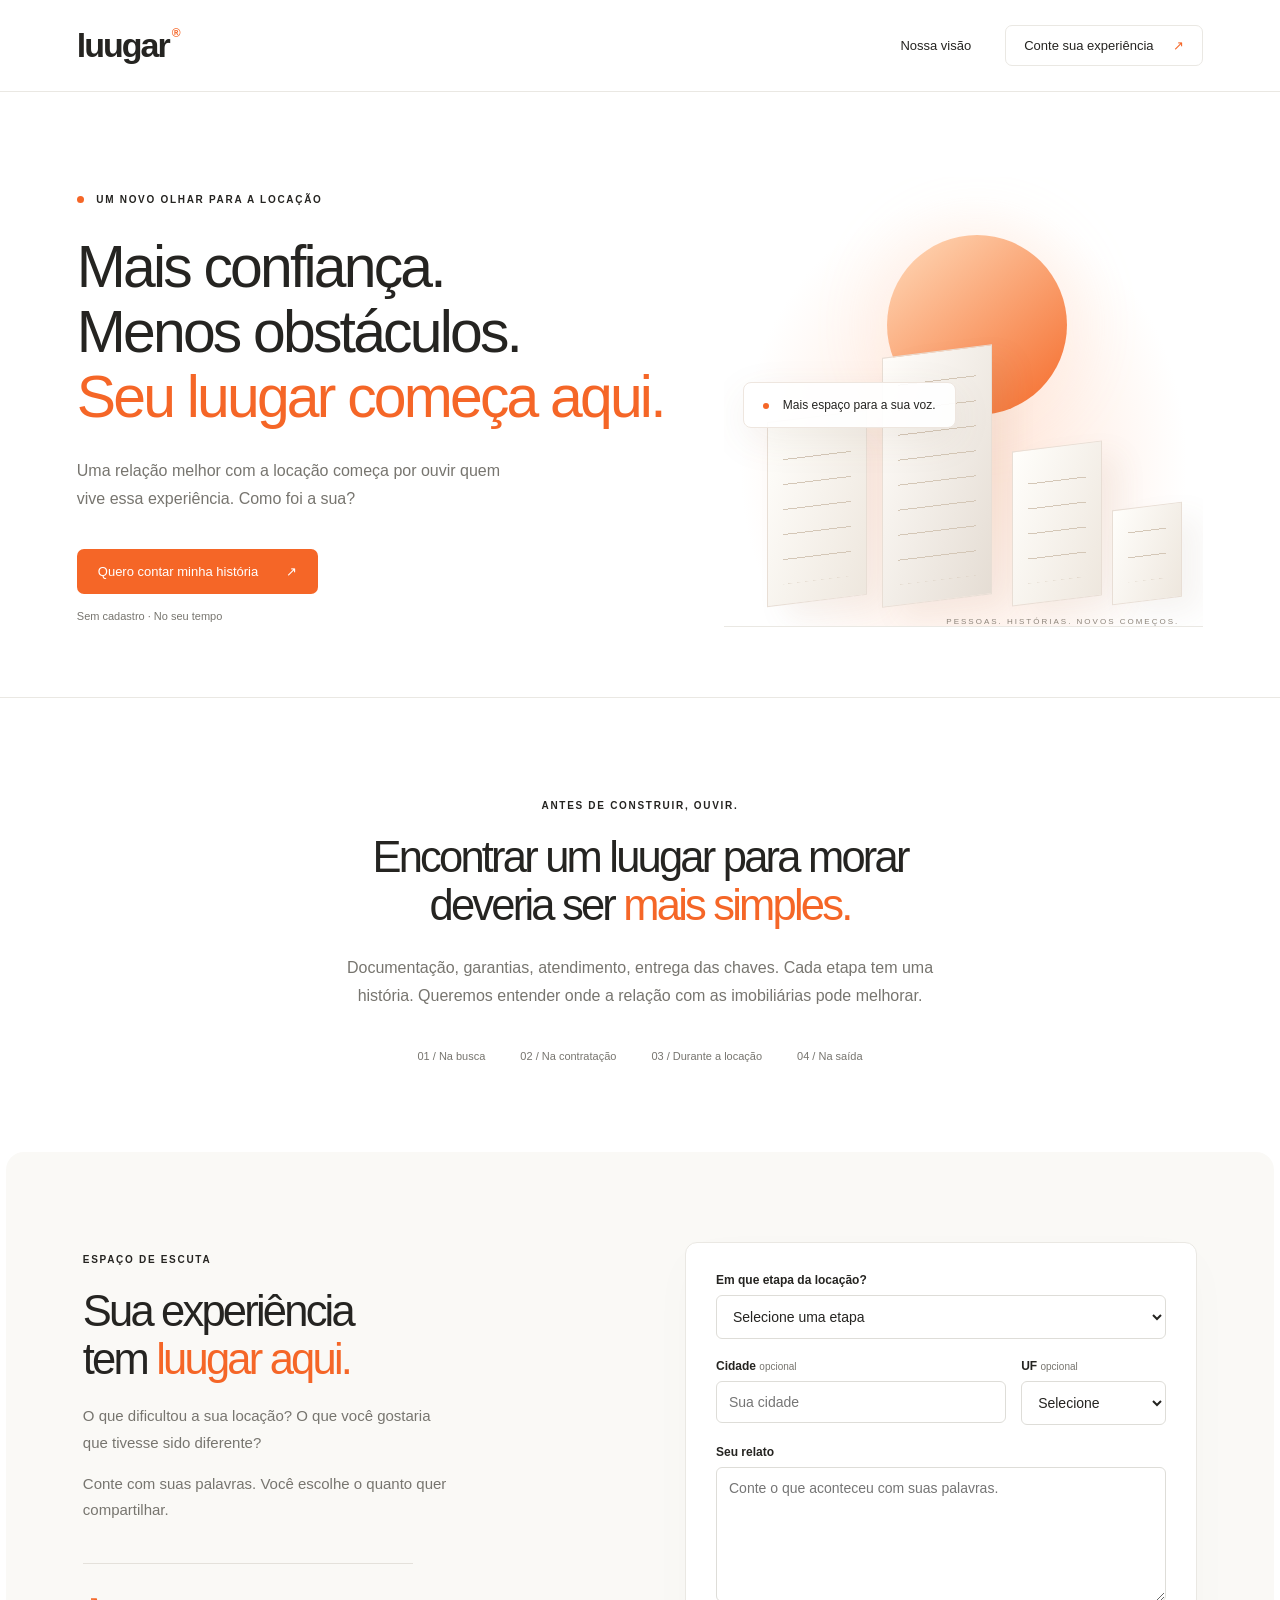
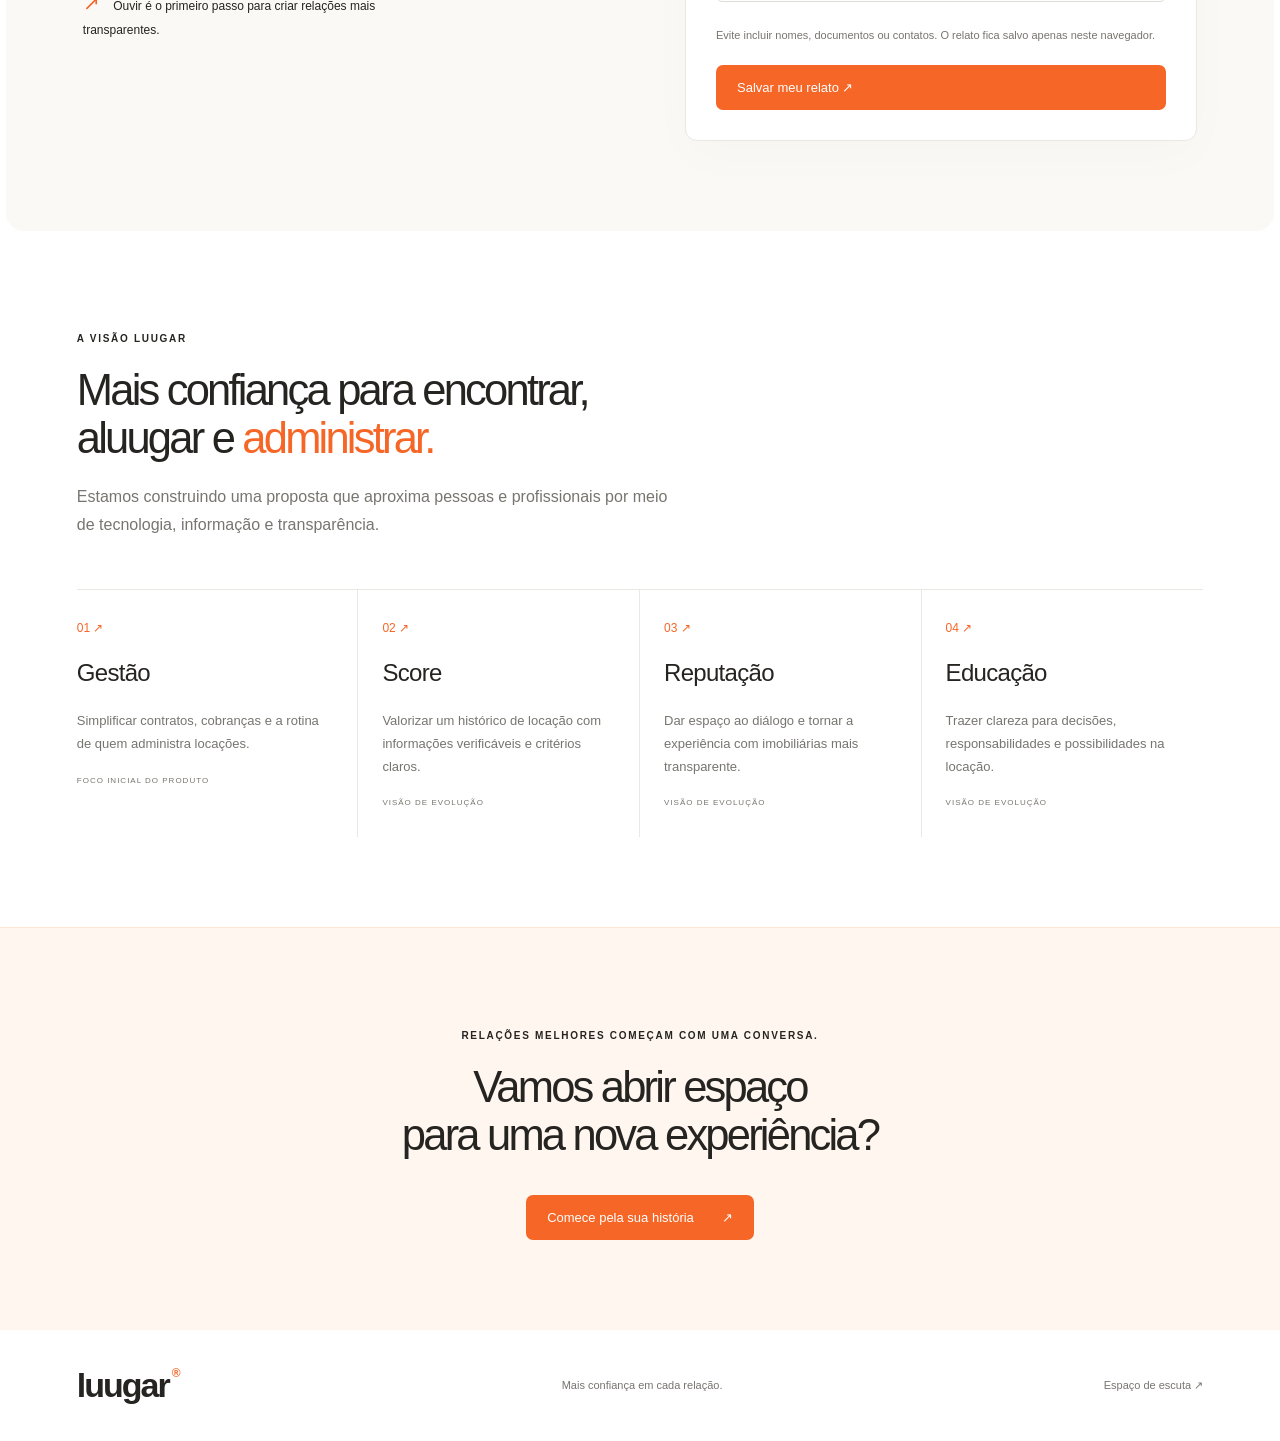
<file: index.html>
<!doctype html><html lang="pt-BR"><head><meta charset="utf-8"><meta name="viewport" content="width=device-width,initial-scale=1"><title>LUUGAR | Toda história merece um luugar</title><meta name="description" content="Mais confiança para encontrar, aluugar e administrar. Um espaço para ouvir sua experiência com a locação."><link rel="stylesheet" href="style.css"></head><body>
<header class="bar"><a class="logo" href="./" aria-label="LUUGAR início">luugar<span>®</span></a><nav><a href="#visao">Nossa visão</a><a class="nav-cta" href="#relato">Conte sua experiência <span>↗</span></a></nav></header>
<main>
<section class="hero"><div class="hero-copy"><p class="eyebrow"><span class="dot"></span> UM NOVO OLHAR PARA A LOCAÇÃO</p><h1>Mais confiança.<br>Menos obstáculos.<br><em>Seu luugar começa aqui.</em></h1><p>Uma relação melhor com a locação começa por ouvir quem vive essa experiência. Como foi a sua?</p><a class="button" href="#relato">Quero contar minha história <span>↗</span></a><div class="micro">Sem cadastro · No seu tempo</div></div><div class="landscape" aria-hidden="true"><div class="orb"></div><div class="building b1"></div><div class="building b2"></div><div class="building b3"></div><div class="building b4"></div><div class="floating-note"><i></i> Mais espaço para a sua voz.</div><div class="landscape-label">PESSOAS. HISTÓRIAS. NOVOS COMEÇOS.</div></div></section>
<section class="intro reveal"><p class="eyebrow">ANTES DE CONSTRUIR, OUVIR.</p><h2>Encontrar um luugar para morar<br>deveria ser <em>mais simples.</em></h2><p>Documentação, garantias, atendimento, entrega das chaves. Cada etapa tem uma história. Queremos entender onde a relação com as imobiliárias pode melhorar.</p><div class="topics"><span>01 / Na busca</span><span>02 / Na contratação</span><span>03 / Durante a locação</span><span>04 / Na saída</span></div></section>
<section class="story reveal" id="relato"><div><p class="eyebrow">ESPAÇO DE ESCUTA</p><h2>Sua experiência<br>tem <em>luugar aqui.</em></h2><p>O que dificultou a sua locação? O que você gostaria que tivesse sido diferente?</p><p>Conte com suas palavras. Você escolhe o quanto quer compartilhar.</p><div class="small-note"><span>↗</span> Ouvir é o primeiro passo para criar relações mais transparentes.</div></div><form id="story-form">
<label for="stage">Em que etapa da locação?</label>
<select id="stage" name="etapa" required><option value="">Selecione uma etapa</option><option>Busca e visita</option><option>Proposta e análise</option><option>Contrato e entrada</option><option>Durante a locação</option><option>Saída e entrega das chaves</option><option>Outra etapa</option></select>
<div class="location">
<div><label for="city">Cidade <small>opcional</small></label><input id="city" name="cidade" maxlength="120" placeholder="Sua cidade"></div>
<div><label for="state">UF <small>opcional</small></label><select id="state" name="uf"><option value="">Selecione</option></select></div>
</div>
<label for="message">Seu relato</label>
<textarea id="message" name="relato" rows="6" required placeholder="Conte o que aconteceu com suas palavras." aria-describedby="hint"></textarea>
<p class="hint" id="hint">Evite incluir nomes, documentos ou contatos. O relato fica salvo apenas neste navegador.</p>
<button class="button" type="submit">Salvar meu relato ↗</button>
<p role="status" id="status"></p>
</form></section>
<section class="vision reveal" id="visao"><div class="section-heading"><p class="eyebrow">A VISÃO LUUGAR</p><h2>Mais confiança para encontrar,<br>aluugar e <em>administrar.</em></h2><p>Estamos construindo uma proposta que aproxima pessoas e profissionais por meio de tecnologia, informação e transparência.</p></div><div class="pillars"><article><span class="number">01 ↗</span><h3>Gestão</h3><p>Simplificar contratos, cobranças e a rotina de quem administra locações.</p><small>FOCO INICIAL DO PRODUTO</small></article><article><span class="number">02 ↗</span><h3>Score</h3><p>Valorizar um histórico de locação com informações verificáveis e critérios claros.</p><small>VISÃO DE EVOLUÇÃO</small></article><article><span class="number">03 ↗</span><h3>Reputação</h3><p>Dar espaço ao diálogo e tornar a experiência com imobiliárias mais transparente.</p><small>VISÃO DE EVOLUÇÃO</small></article><article><span class="number">04 ↗</span><h3>Educação</h3><p>Trazer clareza para decisões, responsabilidades e possibilidades na locação.</p><small>VISÃO DE EVOLUÇÃO</small></article></div></section>
<section class="closing reveal"><p class="eyebrow">RELAÇÕES MELHORES COMEÇAM COM UMA CONVERSA.</p><h2>Vamos abrir espaço<br>para uma nova experiência?</h2><a class="button" href="#relato">Comece pela sua história <span>↗</span></a></section>
</main><footer class="bar"><a class="logo" href="./">luugar<span>®</span></a><p>Mais confiança em cada relação.</p><a href="#relato">Espaço de escuta ↗</a></footer><script src="relato.js"></script><script src="motion.js"></script></body></html>
</file>
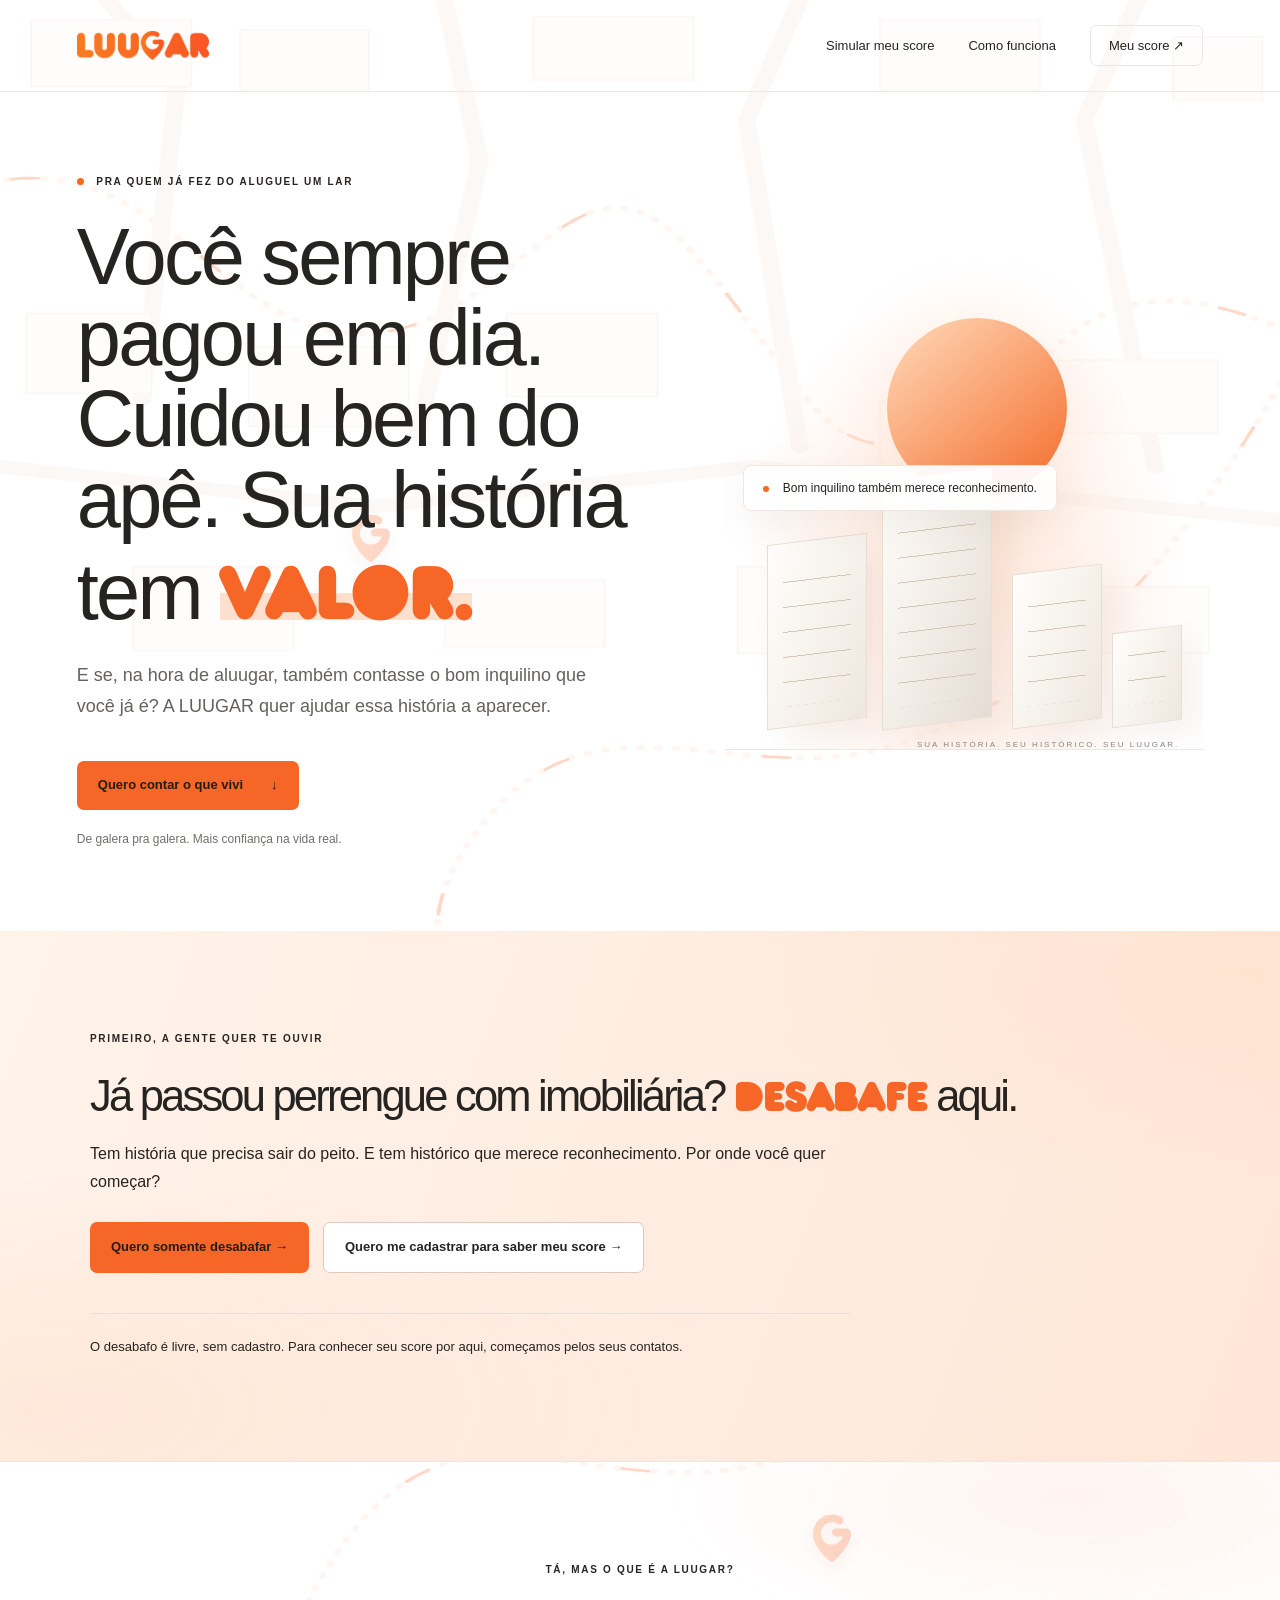
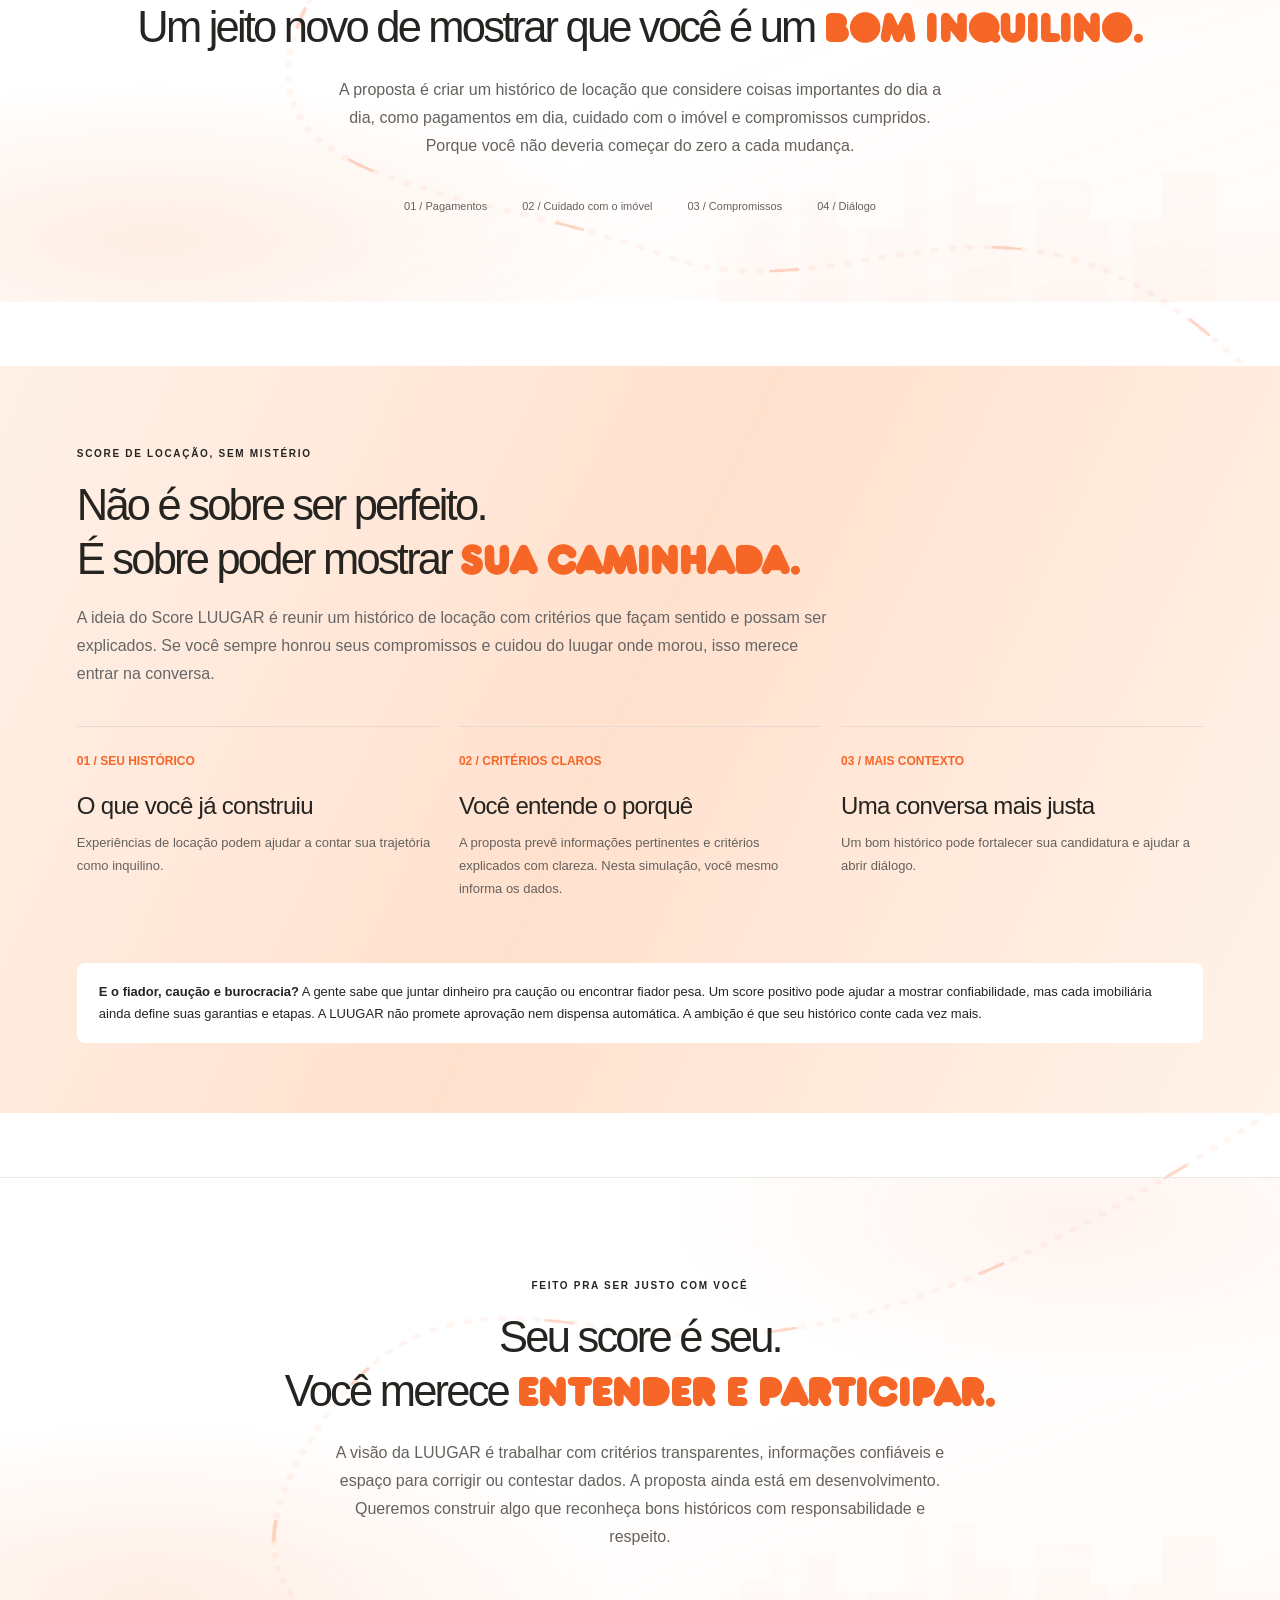
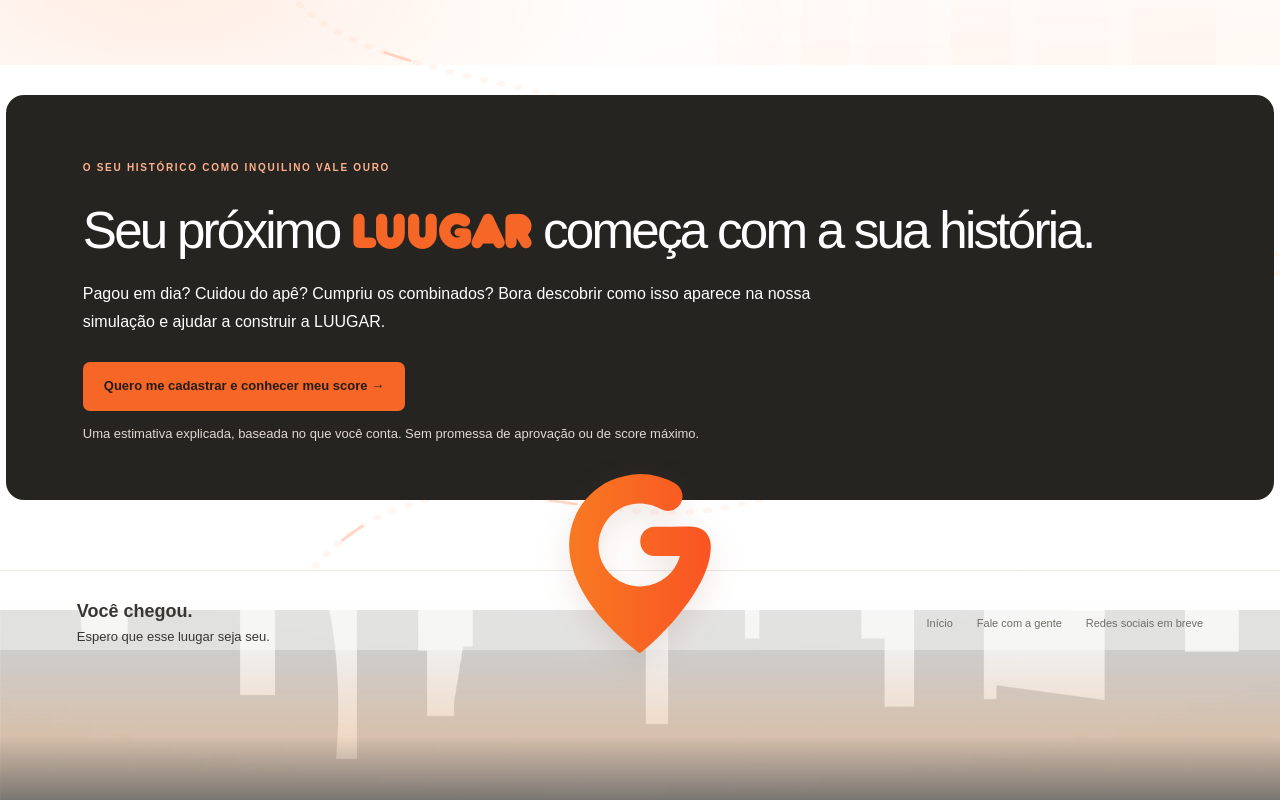
<file: b.1/index.html>
<!doctype html>
<html lang="pt-BR">
<head>
<meta charset="utf-8"><meta name="viewport" content="width=device-width,initial-scale=1">
<title>LUUGAR | Seu histórico como inquilino vale ouro</title>
<meta name="description" content="Um score de locação que reconhece sua história como inquilino. Conte sua experiência e acompanhe a LUUGAR.">
<link rel="stylesheet" href="../style.css">
<style>
.hero-b{padding-top:72px;padding-bottom:85px;min-height:560px}.hero-b h1{font-size:clamp(48px,6.2vw,86px);max-width:900px;line-height:1.02}.hero-b h1 em{background:linear-gradient(transparent 66%,#ffdfce 66%)}.hero-b .hero-copy>p:not(.eyebrow){font-size:18px;max-width:510px}.hero-b .landscape{height:490px}.manifesto{font-size:12px;color:#746e67;margin-top:22px}.empathy{background:#fff7f2;border-radius:18px;padding:55px 6%;max-width:1268px;margin:30px auto}.empathy h2{max-width:800px}.empathy-copy{max-width:760px;color:#666}.steps{display:grid;grid-template-columns:repeat(3,1fr);gap:20px;margin-top:38px}.steps article{padding:24px 0;border-top:1px solid #e8d8cf}.steps b{color:var(--orange);font-size:12px}.steps h3{margin-bottom:8px}.steps p{font-size:13px;color:var(--muted)}.callout{margin-top:25px;padding:18px 22px;background:white;border-radius:8px;font-size:13px;line-height:1.7}.signup{background:#252421;color:white;border-radius:18px;padding:55px 6%;max-width:1268px;margin:30px auto 70px;display:grid;grid-template-columns:1fr 1fr;gap:55px}.signup h2{font-size:clamp(34px,4vw,52px)}.signup .eyebrow{color:#ffb18b}.signup>div>p{color:#ddd;max-width:490px}.signup form{color:var(--ink)}.signup .button{width:100%}.form-grid{display:grid;grid-template-columns:1fr 1fr;gap:0 12px}.form-grid .wide{grid-column:1/-1}.consent{display:flex;gap:10px;align-items:flex-start;font-weight:400;font-size:11px;line-height:1.5}.consent input{width:auto;margin:2px 0 0}.promise{font-size:11px;color:#666;margin:12px 0 0}.disclaimer{font-size:11px;color:#777;max-width:720px;margin:20px auto 0}.reveal.pending{opacity:0;transform:translateY(24px)}@media(max-width:760px){.hero-b{padding-top:45px}.hero-b h1{font-size:48px}.steps,.signup{grid-template-columns:1fr}.empathy{margin:18px 14px;padding:38px 23px}.signup{margin:18px 14px 40px;padding:38px 23px;gap:20px}.hero-b .landscape{height:340px}.form-grid{grid-template-columns:1fr}.form-grid .wide{grid-column:auto}}
.logo-image img{display:block;width:132px;height:auto}.city-texture{position:relative;isolation:isolate;overflow:hidden}.city-texture:before{content:"";position:absolute;z-index:-1;inset:0;background:radial-gradient(ellipse at 12% 86%,#ff7a2e20 0,transparent 30%),radial-gradient(ellipse at 84% 8%,#ff641d12 0,transparent 27%),linear-gradient(160deg,transparent 50%,#ff9b5b0b 100%);animation:cityglow 12s ease-in-out infinite alternate}.city-texture:after{content:"";position:absolute;z-index:-1;right:-3%;bottom:-8px;width:47%;height:150px;opacity:.2;background:linear-gradient(0deg,#ff6c281f,#ff6c2800),linear-gradient(90deg,transparent 0 4%,#f5662710 4% 11%,transparent 11% 14%,#f5662716 14% 22%,transparent 22% 25%,#f5662710 25% 35%,transparent 35% 39%,#f5662718 39% 49%,transparent 49% 53%,#f5662710 53% 65%,transparent 65% 69%,#f5662718 69% 83%,transparent 83%);clip-path:polygon(0 38%,9% 38%,9% 20%,20% 20%,20% 45%,31% 45%,31% 0,43% 0,43% 29%,52% 29%,52% 13%,62% 13%,62% 40%,74% 40%,74% 8%,84% 8%,84% 32%,100% 32%,100% 100%,0 100%)}.story{position:relative;isolation:isolate}.story:before{content:"";position:absolute;z-index:-1;inset:0;border-radius:inherit;background:radial-gradient(ellipse at 3% 90%,#ff6a2412,transparent 35%),radial-gradient(ellipse at 96% 8%,#ff9c5010,transparent 32%)}@keyframes cityglow{0%{background-position:0 0,100% 0,0 0}100%{background-position:8% 10%,92% 14%,0 0}}@media(max-width:760px){.logo-image img{width:112px}.city-texture:after{width:80%;opacity:.13}}@media(prefers-reduced-motion:reduce){.city-texture:before{animation:none}}.city-map{position:relative;overflow:hidden;margin:0 auto 80px;max-width:1440px;min-height:440px;padding:55px 6%;background:linear-gradient(180deg,#fff 0%,#fff8f3 55%,#fff 100%);isolation:isolate}.map-caption{max-width:380px;position:relative;z-index:2}.map-caption p{font-size:20px;line-height:1.45}.map-drawing{display:block;width:100%;height:auto;min-height:270px;margin-top:10px;overflow:visible}.road{fill:none;stroke:#f4d7c5;stroke-width:27;stroke-linecap:round;stroke-linejoin:round}.road-thin{stroke-width:14;stroke:#f8e9dd}.blocks path{fill:#fff;stroke:#f1dfd3;stroke-width:2;rx:8}.map-drawing:before{content:""}.map-drawing .road:first-of-type{stroke-dasharray:2 13;stroke:#f56627;stroke-width:4;animation:route-flow 18s linear infinite}.map-pin circle{fill:url(#map-orange);stroke:white;stroke-width:6;filter:drop-shadow(0 6px 8px #a6482840)}.map-pin text{font:700 19px Arial,sans-serif;text-anchor:middle;fill:white}.pin-one,.pin-two,.pin-three{transform-box:fill-box;transform-origin:center;animation:pin-drop .75s cubic-bezier(.2,.8,.3,1.2) both}.pin-two{animation-delay:.8s}.pin-three{animation-delay:1.6s}.motion .city-map:not(.in-view) .map-pin{opacity:0}.map-street{position:absolute;font-size:8px;letter-spacing:1.5px;color:#bf9a83}.street-one{left:25%;top:70%}.street-two{right:19%;top:25%}.map-footer{margin-top:30px}.sidewalk{height:54px;background:repeating-linear-gradient(90deg,#e8e1d8 0 58px,#d9d0c7 58px 60px);border-top:4px solid #c8bfb5}.lawn{min-height:260px;background:radial-gradient(ellipse at 30% 30%,#cce3b7,transparent 48%),radial-gradient(ellipse at 78% 70%,#b8d59f,transparent 40%),linear-gradient(135deg,#dcebd1,#bdd6a9);position:relative;display:flex;flex-direction:column;align-items:center;justify-content:center;overflow:hidden}.lawn:before{content:"";position:absolute;inset:0;opacity:.3;background-image:radial-gradient(#62884b 1px,transparent 1px);background-size:16px 17px}.footer-g{position:relative;width:105px;height:105px;object-fit:contain;filter:drop-shadow(0 8px 12px #3a653a35);animation:float 5s ease-in-out infinite}.footer-home{position:absolute;font-size:46px;color:#5a7750;left:12%;top:35%}.lawn p,.lawn a{position:relative;margin:10px 0 0;color:#394f32}.lawn p{font-size:14px;font-weight:600}.lawn a{font-size:11px}.motion .city-map{opacity:0;transform:translateY(30px);transition:opacity .8s,transform .8s}.motion .city-map.in-view{opacity:1;transform:none}@keyframes route-flow{to{stroke-dashoffset:-120}}@keyframes pin-drop{from{opacity:0;transform:translateY(-55px) scale(.6)}to{opacity:1;transform:translateY(0) scale(1)}}@media(max-width:760px){.city-map{padding:40px 4%;min-height:350px;margin-bottom:40px}.map-drawing{min-height:190px}.map-caption p{font-size:17px}.map-street{font-size:6px}.lawn{min-height:220px}}@media(prefers-reduced-motion:reduce){.map-drawing .road:first-of-type,.map-pin,.footer-g{animation:none!important}.motion .city-map{opacity:1;transform:none}}body{position:relative}.city-world{position:absolute;z-index:0;inset:0;min-height:100%;pointer-events:none;overflow:hidden;opacity:.25}.city-world svg{width:100%;height:100%;min-height:100%;position:absolute;inset:0}.city-blocks path{fill:#fffaf6;stroke:#f6dfd2;stroke-width:2}.street{fill:none;stroke:#f4e7de;stroke-width:20;stroke-linecap:round;stroke-linejoin:round}.city-road{fill:none;stroke-linecap:round;stroke-linejoin:round}.road-base{stroke:#ffdfcd;stroke-width:8;stroke-dasharray:2 18}.route-path{stroke:#fa6427;stroke-width:4;stroke-dasharray:2 15;stroke-dashoffset:1000;transition:stroke-dashoffset .25s linear}.bar,main,footer{position:relative;z-index:1}main>section{background-color:transparent}.story{backdrop-filter:blur(2px)}.route-pin{position:absolute;z-index:1;width:38px;height:48px;object-fit:contain;left:var(--pin-x);top:var(--pin-y);transform:translate(-50%,-95%) scale(.65);opacity:0;filter:drop-shadow(0 7px 8px #9b46263d);transition:opacity .35s,transform .55s cubic-bezier(.2,.8,.2,1.3)}.route-pin.dropped{opacity:1;transform:translate(-50%,-95%) scale(1)}.pin-a{--pin-x:29%;--pin-y:14%}.pin-b{--pin-x:65%;--pin-y:39%}.pin-c{--pin-x:48%;--pin-y:64%}.pin-d{--pin-x:76%;--pin-y:88%}.arrival{padding-top:35px}.arrival-scene{height:340px;position:relative;overflow:hidden;background:linear-gradient(180deg,#f8e7d8 0 55%,#dce9d0 55% 100%);display:grid;place-items:center}.arrival-scene:before{content:"";position:absolute;inset:55% 0 0;background:repeating-linear-gradient(105deg,transparent 0 70px,#ffffff35 70px 73px)}.walkway{position:absolute;bottom:0;left:40%;width:20%;height:46%;background:linear-gradient(90deg,#d5c7b9,#f0e7de 18% 82%,#d5c7b9);clip-path:polygon(35% 0,65% 0,100% 100%,0 100%)}.house{position:absolute;bottom:0;width:230px;height:210px;background:#fffdf9;border:2px solid #ead8c9;box-shadow:0 14px 35px #65513b18}.roof{position:absolute;left:-28px;right:-28px;top:-44px;height:50px;background:#f7b186;clip-path:polygon(50% 0,100% 100%,0 100%)}.window{position:absolute;left:27px;top:35px;width:58px;height:62px;border:5px solid #f4c4a6;background:#cce3ed}.door{position:absolute;bottom:0;right:31px;width:72px;height:122px;background:linear-gradient(90deg,#f87922,#f95423);border-radius:38px 38px 0 0}.door span{position:absolute;right:10px;top:65px;width:6px;height:6px;background:#fff;border-radius:50%}.arrival-pin{position:absolute;z-index:2;width:74px;height:94px;object-fit:contain;top:18%;left:50%;transform:translate(-50%,-150%);filter:drop-shadow(0 12px 12px #8d492b45);animation:arrive-pin 1s .45s cubic-bezier(.2,.8,.2,1.2) forwards}.arrival-copy{position:absolute;z-index:3;left:7%;bottom:28px;display:flex;flex-direction:column;gap:5px;color:#423b34}.arrival-copy strong{font-size:20px}.arrival-copy span,.arrival-copy a{font-size:12px}.arrival-copy a{color:#c34f1c;margin-top:8px}@keyframes arrive-pin{to{transform:translate(-50%,0)}}@media(max-width:700px){.city-world{opacity:.26}.route-pin{width:29px;height:38px}.arrival-scene{height:290px}.arrival-copy{left:5%;bottom:18px}.house{transform:scale(.8);transform-origin:bottom center}.walkway{left:35%;width:30%}}@media(prefers-reduced-motion:reduce){.route-pin,.arrival-pin{animation:none;transition:none}.arrival-pin{transform:translate(-50%,0)}}.arrival{padding-top:0}.arrival-scene{height:440px;overflow:hidden;display:block;position:relative;background:#f9e9d8}.skyline-photo,.skyline-mid,.skyline-front{position:absolute;inset:0;background-position:center bottom;background-repeat:no-repeat;background-size:cover;will-change:transform}.skyline-photo{background-image:linear-gradient(180deg,#f9e9d833,#ed7b2c20),url("assets/skyline-sunset.jpg");background-position:center 62%;transform:scale(1.04);filter:saturate(.8)}.skyline-mid{inset:auto 0 0;height:76%;background-image:url("assets/skyline-silhouette.jpg");background-size:cover;background-position:center bottom;mix-blend-mode:multiply;opacity:.43;transform:translateY(var(--skyline-mid-shift,0px)) scale(1.08)}.skyline-front{inset:auto 0 0;height:57%;background-image:url("assets/skyline-silhouette.jpg");background-size:cover;background-position:center bottom;mix-blend-mode:multiply;opacity:.62;filter:sepia(.3) saturate(1.6);transform:translateY(var(--skyline-front-shift,0px)) scale(1.18)}.arrival-scene:after{content:"";position:absolute;inset:0;background:linear-gradient(180deg,#fff0 35%,#f7a25845 72%,#20191278 100%);pointer-events:none}.destination{position:absolute;z-index:3;left:50%;top:42%;width:110px;height:110px;transform:translate(-50%,-50%);display:grid;place-items:start center}.destination-ring{position:absolute;bottom:0;left:50%;width:84px;height:30px;border:2px dotted #fff;border-radius:50%;transform:translateX(-50%);box-shadow:0 0 0 5px #f5662766,0 4px 18px #25160f66;background:#f5662733;animation:destination-pulse 2.6s ease-in-out infinite}.arrival-pin{position:relative;width:58px;height:74px;object-fit:contain;filter:drop-shadow(0 6px 10px #341b1670);animation:arrive-pin 1s .3s cubic-bezier(.2,.8,.2,1.2) both}.arrival-copy{z-index:4;left:7%;bottom:28px;color:white;text-shadow:0 1px 12px #24170db5}.arrival-copy a{color:white}.arrival-copy strong{font-size:24px}.arrival-copy span{font-size:14px}@keyframes destination-pulse{50%{transform:translateX(-50%) scale(1.13);opacity:.72}}@media(max-width:700px){.arrival-scene{height:350px}.skyline-mid{height:70%}.skyline-front{height:52%}.destination{top:43%}.arrival-copy{bottom:20px}}@media(prefers-reduced-motion:reduce){.destination-ring{animation:none}}.empathy{width:100%;max-width:none;margin:64px 0;padding:70px max(6%,calc((100vw - 1268px)/2));border-radius:0;background:linear-gradient(115deg,#fff1e8 0%,#ffe1ce 48%,#fff3ea 100%)}.arrival{padding:0;margin-top:0}.arrival-scene{height:230px;min-height:0;overflow:visible;background:linear-gradient(180deg,#fff 0%,#fbfaf8 100%);border-top:1px solid #eee8e1;display:block}.skyline-mid,.skyline-front{inset:auto 0 0;height:190px;background-image:url("assets/skyline-silhouette.jpg");background-size:cover;background-position:center bottom;mix-blend-mode:multiply;opacity:.12;filter:grayscale(1);transform:translateY(var(--skyline-mid-shift,0px)) scale(1.08)}.skyline-front{height:150px;opacity:.09;transform:translateY(var(--skyline-front-shift,0px)) scale(1.16)}.arrival-pin{position:absolute;z-index:4;width:142px;height:180px;object-fit:contain;top:-98px;left:50%;transform:translateX(-50%);filter:drop-shadow(0 10px 15px #85432422);animation:pin-hover 4.5s ease-in-out infinite}.arrival-copy{position:absolute;z-index:4;left:6%;top:30px;bottom:auto;display:flex;flex-direction:column;gap:7px;color:#393631;text-shadow:none}.arrival-copy strong{font-size:18px}.arrival-copy span{font-size:13px}.footer-links{position:absolute;right:6%;top:36px;display:flex;gap:24px;align-items:center;font-size:11px;color:#6f6c67}.footer-links a{color:#6f6c67}.footer-links a:hover{color:var(--orange)}@keyframes pin-hover{50%{transform:translate(-50%,-9px)}}@media(max-width:700px){.empathy{margin:40px 0;padding:48px 7%}.arrival-scene{height:260px}.arrival-pin{width:112px;height:142px;top:-65px}.arrival-copy{left:7%;top:85px}.footer-links{left:7%;right:auto;top:180px;gap:18px}.skyline-mid{height:145px}.skyline-front{height:115px}}@media(prefers-reduced-motion:reduce){.arrival-pin{animation:none}}</style>
<link rel="stylesheet" href="flow.css"></head>
<body><a class="skip-link" href="#conteudo">Pular para o conteúdo</a><div class="city-world" aria-hidden="true"><svg viewBox="0 0 1440 6000" preserveAspectRatio="none"><path class="city-road road-base" d="M-30 280 C180 200 250 520 420 500 S650 180 780 380 920 700 1050 660 1190 330 1470 510 C1300 900 1180 1050 1000 1120 S650 1000 520 1280 750 1580 940 1700 S1240 1450 1430 1840 C1200 2050 1040 2150 840 2200 S500 2050 360 2370 520 2670 740 2780 S1130 2600 1400 2950 C1180 3150 1000 3270 800 3310 S430 3150 300 3480 510 3780 730 3890 S1120 3700 1450 4050 C1220 4250 1050 4370 850 4400 S480 4250 340 4580 550 4890 780 5000 S1150 4800 1450 5200 C1200 5400 1000 5510 820 5560 S450 5400 300 5750 530 5950 800 6000"/><path class="city-road route-path" pathLength="1000" d="M-30 280 C180 200 250 520 420 500 S650 180 780 380 920 700 1050 660 1190 330 1470 510 C1300 900 1180 1050 1000 1120 S650 1000 520 1280 750 1580 940 1700 S1240 1450 1430 1840 C1200 2050 1040 2150 840 2200 S500 2050 360 2370 520 2670 740 2780 S1130 2600 1400 2950 C1180 3150 1000 3270 800 3310 S430 3150 300 3480 510 3780 730 3890 S1120 3700 1450 4050 C1220 4250 1050 4370 850 4400 S480 4250 340 4580 550 4890 780 5000 S1150 4800 1450 5200 C1200 5400 1000 5510 820 5560 S450 5400 300 5750 530 5950 800 6000"/><path class="street" d="M120 0L200 120 160 600M500 0L540 240 470 650M900 0L840 180 900 670M1280 0L1220 180 1300 700M0 700L420 760 850 700 1440 780"/><g class="city-blocks"><path d="M35 30h180v100H35zM270 45h145v90H270zM600 25h180v95H600zM990 30h180v105H990zM1320 55h100v95h-100zM30 470h140v120H30zM280 520h180v120H280zM570 470h170v125H570zM990 600h170v120H990zM1190 540h180v110h-180zM150 850h180v125H150zM500 870h180v100H500zM830 850h150v130H830zM1150 880h210v100h-210z"/></g></svg><img class="route-pin pin-a" src="assets/luugar-pin.svg" alt=""><img class="route-pin pin-b" src="assets/luugar-pin.svg" alt=""><img class="route-pin pin-c" src="assets/luugar-pin.svg" alt=""><img class="route-pin pin-d" src="assets/luugar-pin.svg" alt=""></div>
<header class="bar"><a class="logo logo-image" href="index.html" aria-label="LUUGAR início"><img src="../assets/luugar-logo.png" alt="LUUGAR"></a><nav><a href="#quero-luugar" data-register>Simular meu score</a><a href="#como-funciona">Como funciona</a><a class="nav-cta" href="#quero-luugar" data-register>Meu score ↗</a></nav></header>
<main id="conteudo" tabindex="-1">
<section class="hero hero-b"><div class="hero-copy"><p class="eyebrow"><span class="dot"></span> PRA QUEM JÁ FEZ DO ALUGUEL UM LAR</p><h1>Você sempre pagou em dia. Cuidou bem do apê. Sua história tem <em class="brand-word">valor.</em></h1><p>E se, na hora de aluugar, também contasse o bom inquilino que você já é? A LUUGAR quer ajudar essa história a aparecer.</p><a class="button" href="#desabafo">Quero contar o que vivi <span>↓</span></a><div class="manifesto">De galera pra galera. Mais confiança na vida real.</div></div><div class="landscape" aria-hidden="true"><div class="orb"></div><div class="building b1"></div><div class="building b2"></div><div class="building b3"></div><div class="building b4"></div><div class="floating-note"><i></i> Bom inquilino também merece reconhecimento.</div><div class="landscape-label">SUA HISTÓRIA. SEU HISTÓRICO. SEU LUUGAR.</div></div></section>

<section class="story reveal choice-section" id="desabafo"><p class="eyebrow">PRIMEIRO, A GENTE QUER TE OUVIR</p><h2>Já passou perrengue com imobiliária? <em class="brand-word">Desabafe</em> aqui.</h2><p>Tem história que precisa sair do peito. E tem histórico que merece reconhecimento. Por onde você quer começar?</p><div class="choice-actions"><button class="button" data-story>Quero somente desabafar →</button><button class="button secondary" data-register>Quero me cadastrar para saber meu score →</button></div><p class="small-note">O desabafo é livre, sem cadastro. Para conhecer seu score por aqui, começamos pelos seus contatos.</p></section>

<section class="intro reveal city-texture" id="como-funciona"><p class="eyebrow">TÁ, MAS O QUE É A LUUGAR?</p><h2>Um jeito novo de mostrar que você é um <em class="brand-word">bom inquilino.</em></h2><p>A proposta é criar um histórico de locação que considere coisas importantes do dia a dia, como pagamentos em dia, cuidado com o imóvel e compromissos cumpridos. Porque você não deveria começar do zero a cada mudança.</p><div class="topics"><span>01 / Pagamentos</span><span>02 / Cuidado com o imóvel</span><span>03 / Compromissos</span><span>04 / Diálogo</span></div></section>

<section class="empathy reveal"><p class="eyebrow">SCORE DE LOCAÇÃO, SEM MISTÉRIO</p><h2>Não é sobre ser perfeito.<br>É sobre poder mostrar <em class="brand-word">sua caminhada.</em></h2><p class="empathy-copy">A ideia do Score LUUGAR é reunir um histórico de locação com critérios que façam sentido e possam ser explicados. Se você sempre honrou seus compromissos e cuidou do luugar onde morou, isso merece entrar na conversa.</p><div class="steps"><article><b>01 / SEU HISTÓRICO</b><h3>O que você já construiu</h3><p>Experiências de locação podem ajudar a contar sua trajetória como inquilino.</p></article><article><b>02 / CRITÉRIOS CLAROS</b><h3>Você entende o porquê</h3><p>A proposta prevê informações pertinentes e critérios explicados com clareza. Nesta simulação, você mesmo informa os dados.</p></article><article><b>03 / MAIS CONTEXTO</b><h3>Uma conversa mais justa</h3><p>Um bom histórico pode fortalecer sua candidatura e ajudar a abrir diálogo.</p></article></div><div class="callout"><strong>E o fiador, caução e burocracia?</strong> A gente sabe que juntar dinheiro pra caução ou encontrar fiador pesa. Um score positivo pode ajudar a mostrar confiabilidade, mas cada imobiliária ainda define suas garantias e etapas. A LUUGAR não promete aprovação nem dispensa automática. A ambição é que seu histórico conte cada vez mais.</div></section>

<section class="intro reveal city-texture"><p class="eyebrow">FEITO PRA SER JUSTO COM VOCÊ</p><h2>Seu score é seu.<br>Você merece <em class="brand-word">entender e participar.</em></h2><p>A visão da LUUGAR é trabalhar com critérios transparentes, informações confiáveis e espaço para corrigir ou contestar dados. A proposta ainda está em desenvolvimento. Queremos construir algo que reconheça bons históricos com responsabilidade e respeito.</p></section>

<section class="signup reveal choice-section" id="quero-luugar"><p class="eyebrow">O SEU HISTÓRICO COMO INQUILINO VALE OURO</p><h2>Seu próximo <em class="brand-word">luugar</em> começa com a sua história.</h2><p>Pagou em dia? Cuidou do apê? Cumpriu os combinados? Bora descobrir como isso aparece na nossa simulação e ajudar a construir a LUUGAR.</p><div class="choice-actions"><button class="button" data-register>Quero me cadastrar e conhecer meu score →</button></div><p class="promise">Uma estimativa explicada, baseada no que você conta. Sem promessa de aprovação ou de score máximo.</p></section>
<noscript><p class="no-script">Ative o JavaScript no navegador para abrir o cadastro, desabafar e simular seu score.</p></noscript></main><footer class="arrival"><div class="arrival-scene"><div class="skyline-mid"></div><div class="skyline-front"></div><img class="arrival-pin" src="assets/luugar-pin.svg" alt="Símbolo G da LUUGAR"><div class="arrival-copy"><strong>Você chegou.</strong><span>Espero que esse luugar seja seu.</span></div><div class="footer-links"><a href="index.html">Início</a><button type="button" class="footer-contact" data-story>Fale com a gente</button><span>Redes sociais em breve</span></div></div></footer><script src="../motion.js"></script><script src="journey.js"></script><script src="flow.js"></script></body></html>
</file>
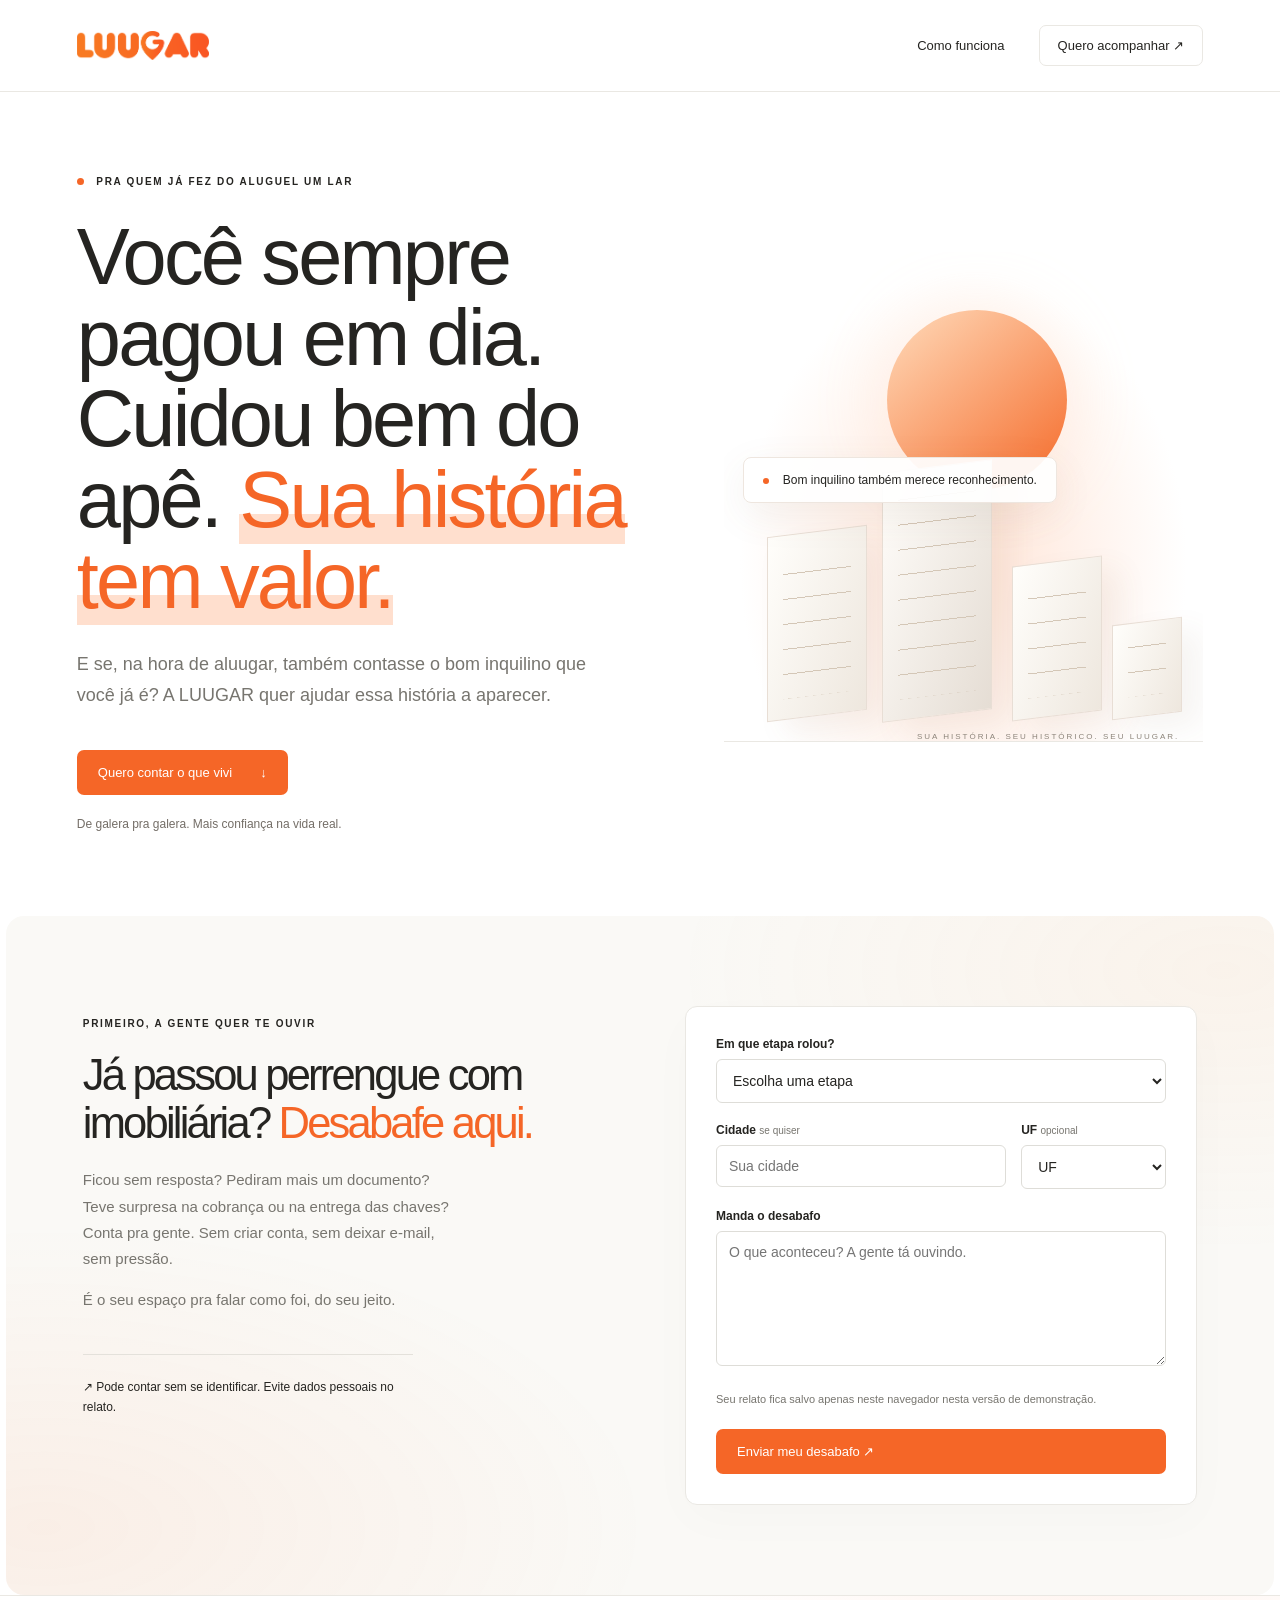
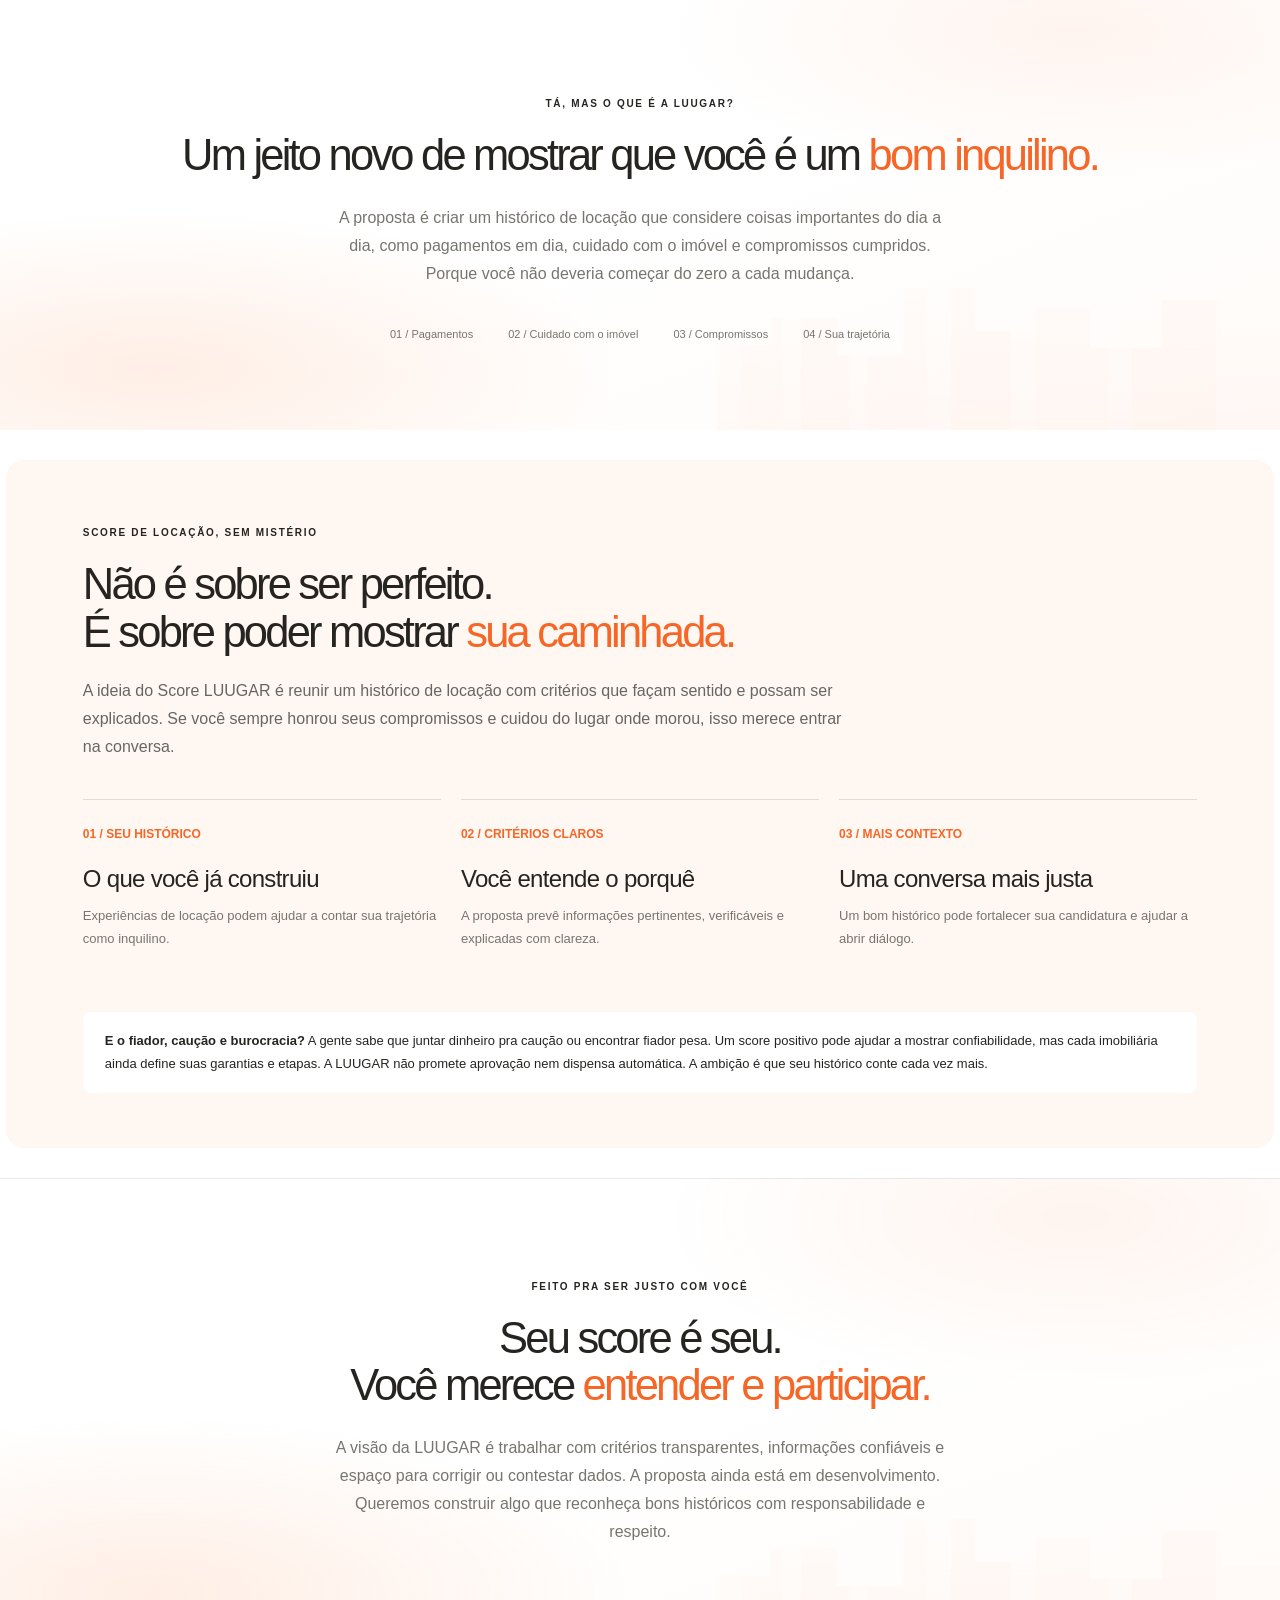
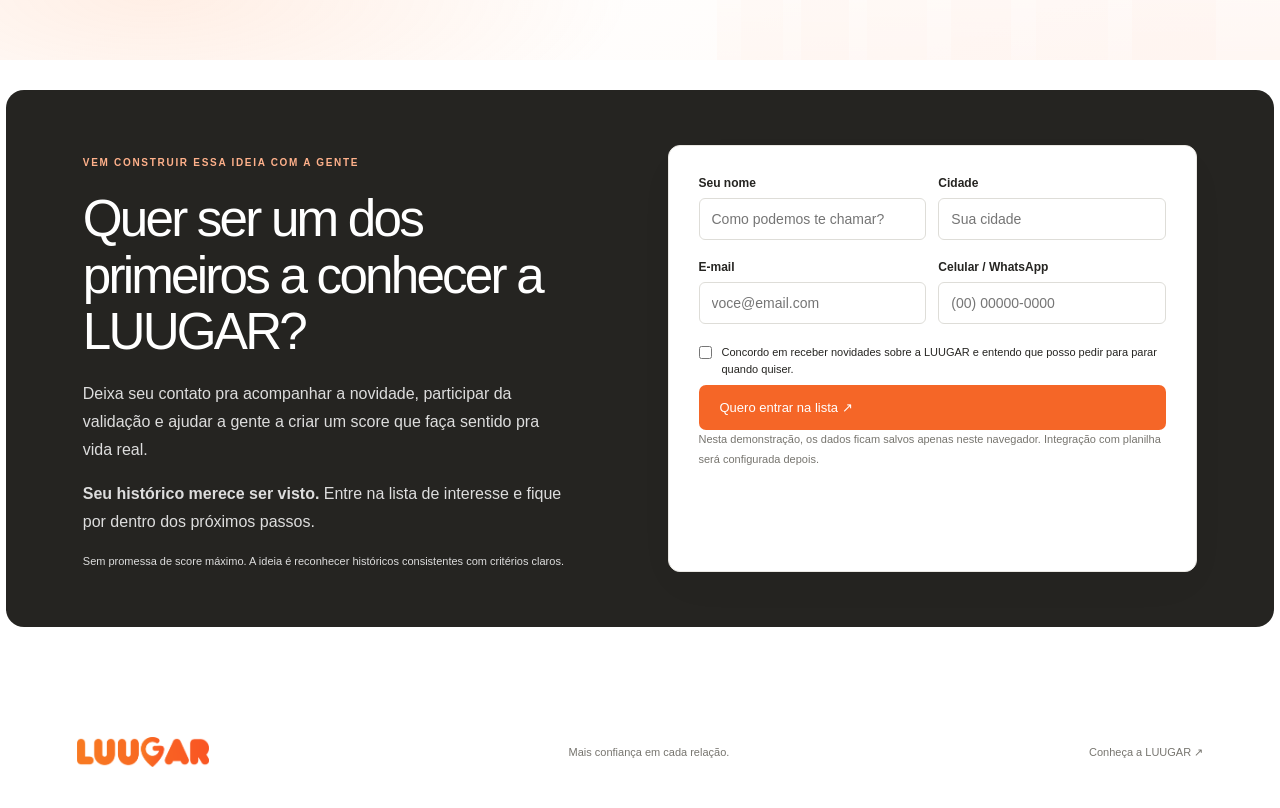
<file: b/index.html>
<!doctype html>
<html lang="pt-BR">
<head>
<meta charset="utf-8"><meta name="viewport" content="width=device-width,initial-scale=1">
<title>LUUGAR | Seu histórico de aluguel merece contar</title>
<meta name="description" content="Um score de locação que reconhece sua história como inquilino. Conte sua experiência e acompanhe a LUUGAR.">
<link rel="stylesheet" href="../style.css">
<style>
.hero-b{padding-top:72px;padding-bottom:85px;min-height:560px}.hero-b h1{font-size:clamp(48px,6.2vw,86px);max-width:900px;line-height:1.02}.hero-b h1 em{background:linear-gradient(transparent 66%,#ffdfce 66%)}.hero-b .hero-copy>p:not(.eyebrow){font-size:18px;max-width:510px}.hero-b .landscape{height:490px}.manifesto{font-size:12px;color:#746e67;margin-top:22px}.empathy{background:#fff7f2;border-radius:18px;padding:55px 6%;max-width:1268px;margin:30px auto}.empathy h2{max-width:800px}.empathy-copy{max-width:760px;color:#666}.steps{display:grid;grid-template-columns:repeat(3,1fr);gap:20px;margin-top:38px}.steps article{padding:24px 0;border-top:1px solid #e8d8cf}.steps b{color:var(--orange);font-size:12px}.steps h3{margin-bottom:8px}.steps p{font-size:13px;color:var(--muted)}.callout{margin-top:25px;padding:18px 22px;background:white;border-radius:8px;font-size:13px;line-height:1.7}.signup{background:#252421;color:white;border-radius:18px;padding:55px 6%;max-width:1268px;margin:30px auto 70px;display:grid;grid-template-columns:1fr 1fr;gap:55px}.signup h2{font-size:clamp(34px,4vw,52px)}.signup .eyebrow{color:#ffb18b}.signup>div>p{color:#ddd;max-width:490px}.signup form{color:var(--ink)}.signup .button{width:100%}.form-grid{display:grid;grid-template-columns:1fr 1fr;gap:0 12px}.form-grid .wide{grid-column:1/-1}.consent{display:flex;gap:10px;align-items:flex-start;font-weight:400;font-size:11px;line-height:1.5}.consent input{width:auto;margin:2px 0 0}.promise{font-size:11px;color:#666;margin:12px 0 0}.disclaimer{font-size:11px;color:#777;max-width:720px;margin:20px auto 0}.reveal.pending{opacity:0;transform:translateY(24px)}@media(max-width:760px){.hero-b{padding-top:45px}.hero-b h1{font-size:48px}.steps,.signup{grid-template-columns:1fr}.empathy{margin:18px 14px;padding:38px 23px}.signup{margin:18px 14px 40px;padding:38px 23px;gap:20px}.hero-b .landscape{height:340px}.form-grid{grid-template-columns:1fr}.form-grid .wide{grid-column:auto}}
.logo-image img{display:block;width:132px;height:auto}.city-texture{position:relative;isolation:isolate;overflow:hidden}.city-texture:before{content:"";position:absolute;z-index:-1;inset:0;background:radial-gradient(ellipse at 12% 86%,#ff7a2e20 0,transparent 30%),radial-gradient(ellipse at 84% 8%,#ff641d12 0,transparent 27%),linear-gradient(160deg,transparent 50%,#ff9b5b0b 100%);animation:cityglow 12s ease-in-out infinite alternate}.city-texture:after{content:"";position:absolute;z-index:-1;right:-3%;bottom:-8px;width:47%;height:150px;opacity:.2;background:linear-gradient(0deg,#ff6c281f,#ff6c2800),linear-gradient(90deg,transparent 0 4%,#f5662710 4% 11%,transparent 11% 14%,#f5662716 14% 22%,transparent 22% 25%,#f5662710 25% 35%,transparent 35% 39%,#f5662718 39% 49%,transparent 49% 53%,#f5662710 53% 65%,transparent 65% 69%,#f5662718 69% 83%,transparent 83%);clip-path:polygon(0 38%,9% 38%,9% 20%,20% 20%,20% 45%,31% 45%,31% 0,43% 0,43% 29%,52% 29%,52% 13%,62% 13%,62% 40%,74% 40%,74% 8%,84% 8%,84% 32%,100% 32%,100% 100%,0 100%)}.story{position:relative;isolation:isolate}.story:before{content:"";position:absolute;z-index:-1;inset:0;border-radius:inherit;background:radial-gradient(ellipse at 3% 90%,#ff6a2412,transparent 35%),radial-gradient(ellipse at 96% 8%,#ff9c5010,transparent 32%)}@keyframes cityglow{0%{background-position:0 0,100% 0,0 0}100%{background-position:8% 10%,92% 14%,0 0}}@media(max-width:760px){.logo-image img{width:112px}.city-texture:after{width:80%;opacity:.13}}@media(prefers-reduced-motion:reduce){.city-texture:before{animation:none}}</style>
</head>
<body>
<header class="bar"><a class="logo logo-image" href="../" aria-label="LUUGAR início"><img src="../assets/luugar-logo.png" alt="LUUGAR"></a><nav><a href="#como-funciona">Como funciona</a><a class="nav-cta" href="#quero-luugar">Quero acompanhar ↗</a></nav></header>
<main>
<section class="hero hero-b"><div class="hero-copy"><p class="eyebrow"><span class="dot"></span> PRA QUEM JÁ FEZ DO ALUGUEL UM LAR</p><h1>Você sempre pagou em dia. Cuidou bem do apê. <em>Sua história tem valor.</em></h1><p>E se, na hora de aluugar, também contasse o bom inquilino que você já é? A LUUGAR quer ajudar essa história a aparecer.</p><a class="button" href="#desabafo">Quero contar o que vivi <span>↓</span></a><div class="manifesto">De galera pra galera. Mais confiança na vida real.</div></div><div class="landscape" aria-hidden="true"><div class="orb"></div><div class="building b1"></div><div class="building b2"></div><div class="building b3"></div><div class="building b4"></div><div class="floating-note"><i></i> Bom inquilino também merece reconhecimento.</div><div class="landscape-label">SUA HISTÓRIA. SEU HISTÓRICO. SEU LUUGAR.</div></div></section>

<section class="story reveal" id="desabafo"><div><p class="eyebrow">PRIMEIRO, A GENTE QUER TE OUVIR</p><h2>Já passou perrengue com imobiliária? <em>Desabafe aqui.</em></h2><p>Ficou sem resposta? Pediram mais um documento? Teve surpresa na cobrança ou na entrega das chaves? Conta pra gente. Sem criar conta, sem deixar e-mail, sem pressão.</p><p>É o seu espaço pra falar como foi, do seu jeito.</p><div class="small-note">↗ Pode contar sem se identificar. Evite dados pessoais no relato.</div></div>
<form id="story-form"><label for="stage">Em que etapa rolou?</label><select id="stage" name="etapa" required><option value="">Escolha uma etapa</option><option>Busca e visita</option><option>Proposta e análise</option><option>Contrato e entrada</option><option>Durante a locação</option><option>Saída e entrega das chaves</option><option>Outra etapa</option></select><div class="location"><div><label for="city">Cidade <small>se quiser</small></label><input id="city" name="cidade" maxlength="120" placeholder="Sua cidade"></div><div><label for="state">UF <small>opcional</small></label><select id="state" name="uf"><option value="">UF</option></select></div></div><label for="message">Manda o desabafo</label><textarea id="message" name="relato" rows="6" required placeholder="O que aconteceu? A gente tá ouvindo." aria-describedby="hint"></textarea><p class="hint" id="hint">Seu relato fica salvo apenas neste navegador nesta versão de demonstração.</p><button class="button" type="submit">Enviar meu desabafo ↗</button><p role="status" id="status"></p></form></section>

<section class="intro reveal city-texture" id="como-funciona"><p class="eyebrow">TÁ, MAS O QUE É A LUUGAR?</p><h2>Um jeito novo de mostrar que você é um <em>bom inquilino.</em></h2><p>A proposta é criar um histórico de locação que considere coisas importantes do dia a dia, como pagamentos em dia, cuidado com o imóvel e compromissos cumpridos. Porque você não deveria começar do zero a cada mudança.</p><div class="topics"><span>01 / Pagamentos</span><span>02 / Cuidado com o imóvel</span><span>03 / Compromissos</span><span>04 / Sua trajetória</span></div></section>

<section class="empathy reveal"><p class="eyebrow">SCORE DE LOCAÇÃO, SEM MISTÉRIO</p><h2>Não é sobre ser perfeito.<br>É sobre poder mostrar <em>sua caminhada.</em></h2><p class="empathy-copy">A ideia do Score LUUGAR é reunir um histórico de locação com critérios que façam sentido e possam ser explicados. Se você sempre honrou seus compromissos e cuidou do lugar onde morou, isso merece entrar na conversa.</p><div class="steps"><article><b>01 / SEU HISTÓRICO</b><h3>O que você já construiu</h3><p>Experiências de locação podem ajudar a contar sua trajetória como inquilino.</p></article><article><b>02 / CRITÉRIOS CLAROS</b><h3>Você entende o porquê</h3><p>A proposta prevê informações pertinentes, verificáveis e explicadas com clareza.</p></article><article><b>03 / MAIS CONTEXTO</b><h3>Uma conversa mais justa</h3><p>Um bom histórico pode fortalecer sua candidatura e ajudar a abrir diálogo.</p></article></div><div class="callout"><strong>E o fiador, caução e burocracia?</strong> A gente sabe que juntar dinheiro pra caução ou encontrar fiador pesa. Um score positivo pode ajudar a mostrar confiabilidade, mas cada imobiliária ainda define suas garantias e etapas. A LUUGAR não promete aprovação nem dispensa automática. A ambição é que seu histórico conte cada vez mais.</div></section>

<section class="intro reveal city-texture"><p class="eyebrow">FEITO PRA SER JUSTO COM VOCÊ</p><h2>Seu score é seu.<br>Você merece <em>entender e participar.</em></h2><p>A visão da LUUGAR é trabalhar com critérios transparentes, informações confiáveis e espaço para corrigir ou contestar dados. A proposta ainda está em desenvolvimento. Queremos construir algo que reconheça bons históricos com responsabilidade e respeito.</p></section>

<section class="signup reveal" id="quero-luugar"><div><p class="eyebrow">VEM CONSTRUIR ESSA IDEIA COM A GENTE</p><h2>Quer ser um dos primeiros a conhecer a LUUGAR?</h2><p>Deixa seu contato pra acompanhar a novidade, participar da validação e ajudar a gente a criar um score que faça sentido pra vida real.</p><p><strong>Seu histórico merece ser visto.</strong> Entre na lista de interesse e fique por dentro dos próximos passos.</p><p class="promise">Sem promessa de score máximo. A ideia é reconhecer históricos consistentes com critérios claros.</p></div><form id="lead-form"><div class="form-grid"><div><label for="lead-name">Seu nome</label><input id="lead-name" name="nome" required autocomplete="name" placeholder="Como podemos te chamar?"></div><div><label for="lead-city">Cidade</label><input id="lead-city" name="cidade" required autocomplete="address-level2" placeholder="Sua cidade"></div><div><label for="lead-email">E-mail</label><input id="lead-email" name="email" type="email" required autocomplete="email" placeholder="voce@email.com"></div><div><label for="lead-phone">Celular / WhatsApp</label><input id="lead-phone" name="telefone" type="tel" required autocomplete="tel" placeholder="(00) 00000-0000"></div><label class="consent wide"><input type="checkbox" name="consentimento" required><span>Concordo em receber novidades sobre a LUUGAR e entendo que posso pedir para parar quando quiser.</span></label></div><button class="button" type="submit">Quero entrar na lista ↗</button><p class="hint">Nesta demonstração, os dados ficam salvos apenas neste navegador. Integração com planilha será configurada depois.</p><p role="status" id="lead-status"></p></form></section>
</main><footer class="bar"><a class="logo logo-image" href="../"><img src="../assets/luugar-logo.png" alt="LUUGAR"></a><p>Mais confiança em cada relação.</p><a href="../">Conheça a LUUGAR ↗</a></footer><script src="../relato.js"></script><script src="../motion.js"></script><script src="lead.js"></script></body></html>
</file>
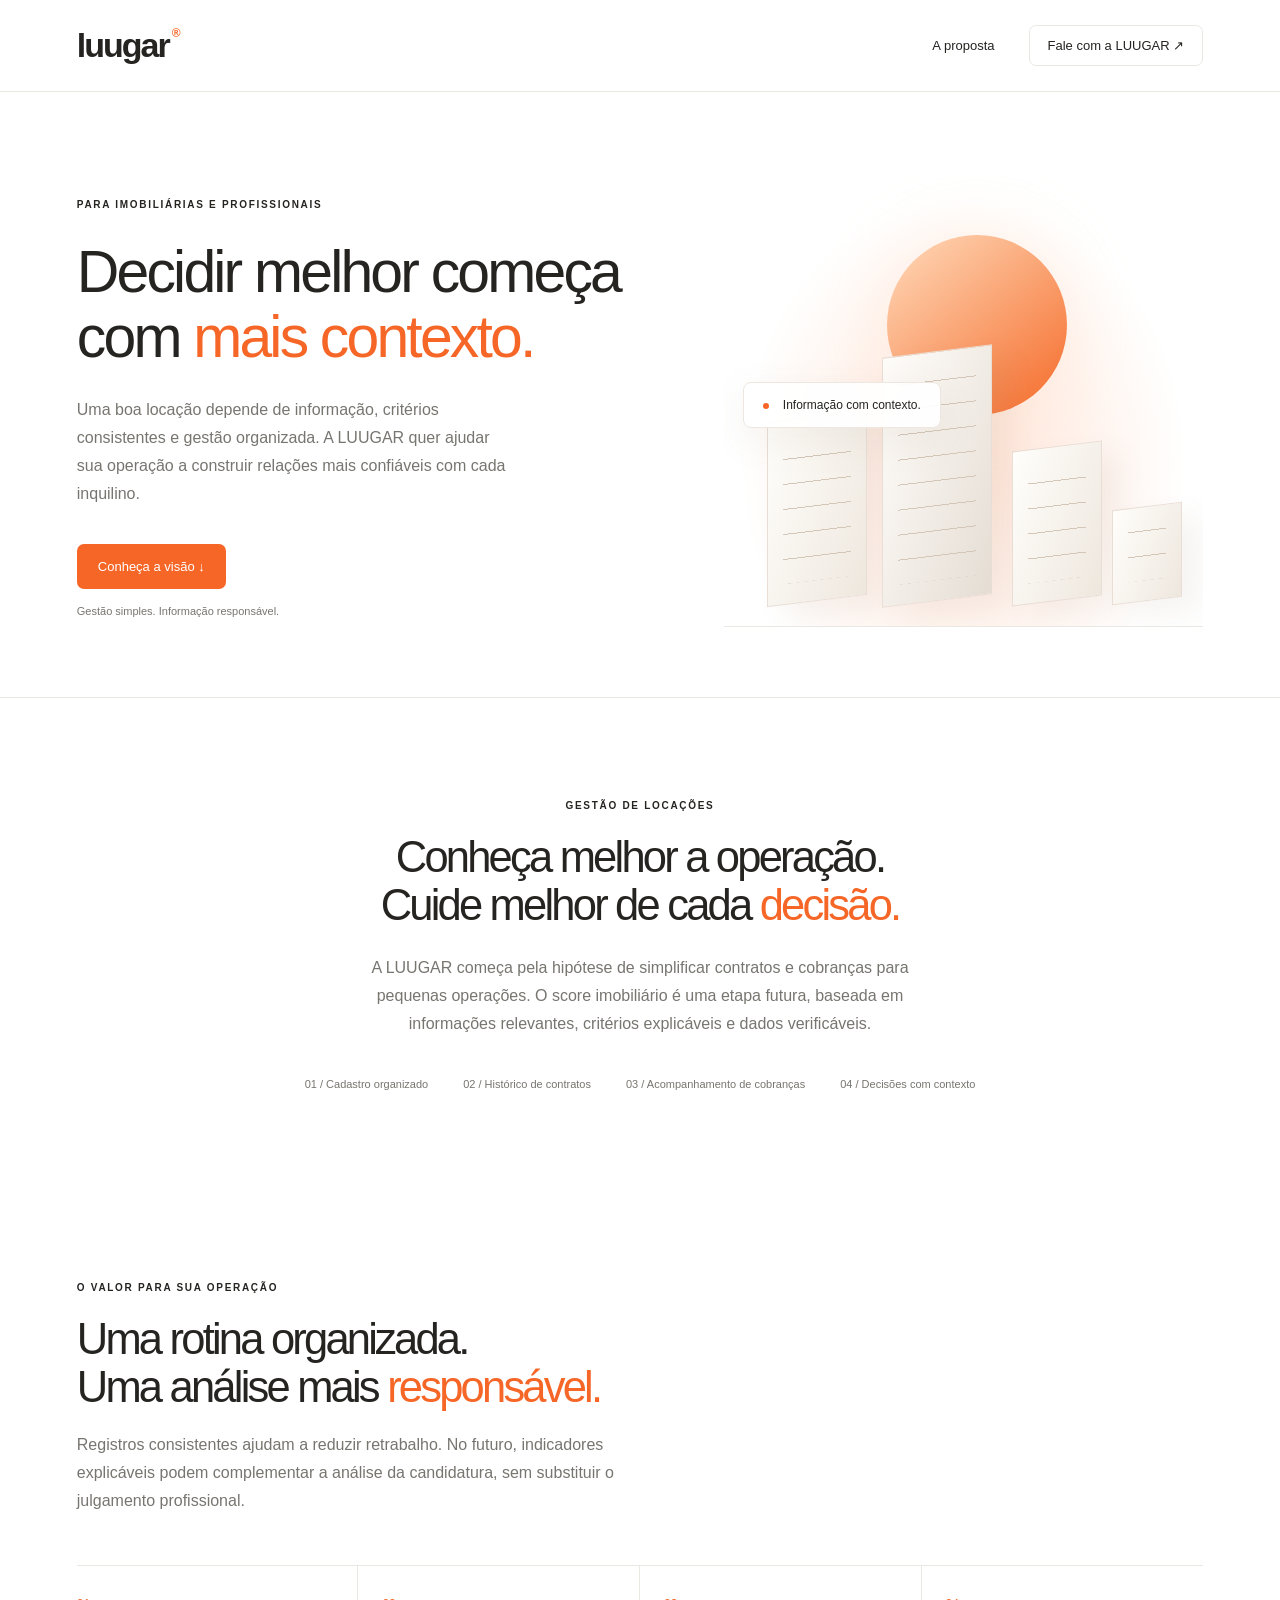
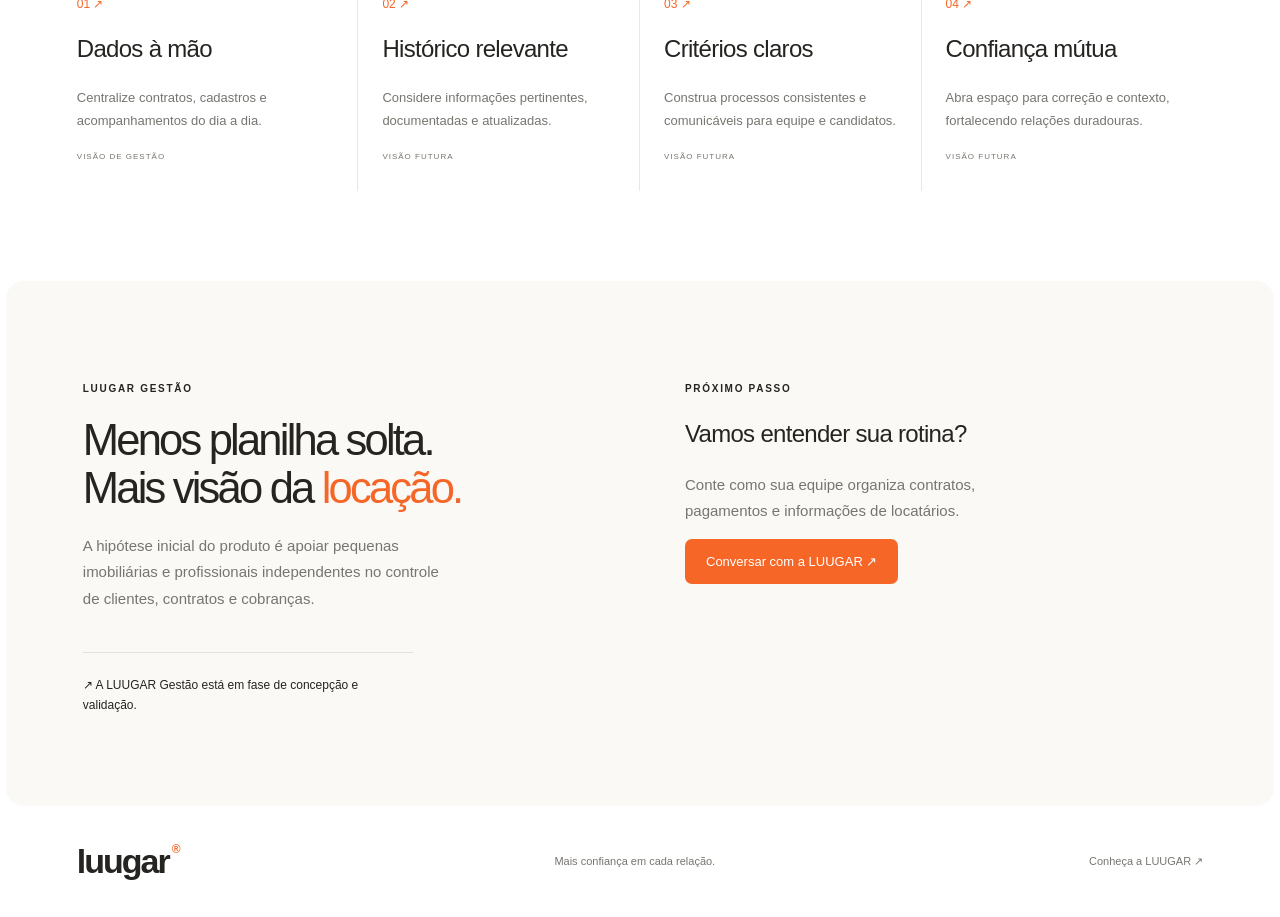
<file: c/index.html>
<!doctype html><html lang="pt-BR"><head><meta charset="utf-8"><meta name="viewport" content="width=device-width,initial-scale=1"><title>LUUGAR Gestão | Mais contexto para decidir</title><link rel="stylesheet" href="../style.css"></head><body><header class="bar"><a class="logo" href="../">luugar<span>®</span></a><nav><a href="#proposta">A proposta</a><a class="nav-cta" href="#contato">Fale com a LUUGAR ↗</a></nav></header><main><section class="hero"><div class="hero-copy"><p class="eyebrow">PARA IMOBILIÁRIAS E PROFISSIONAIS</p><h1>Decidir melhor começa com <em>mais contexto.</em></h1><p>Uma boa locação depende de informação, critérios consistentes e gestão organizada. A LUUGAR quer ajudar sua operação a construir relações mais confiáveis com cada inquilino.</p><a class="button" href="#proposta">Conheça a visão ↓</a><div class="micro">Gestão simples. Informação responsável.</div></div><div class="landscape" aria-hidden="true"><div class="orb"></div><div class="building b1"></div><div class="building b2"></div><div class="building b3"></div><div class="building b4"></div><div class="floating-note"><i></i> Informação com contexto.</div></div></section><section class="intro reveal" id="proposta"><p class="eyebrow">GESTÃO DE LOCAÇÕES</p><h2>Conheça melhor a operação.<br>Cuide melhor de cada <em>decisão.</em></h2><p>A LUUGAR começa pela hipótese de simplificar contratos e cobranças para pequenas operações. O score imobiliário é uma etapa futura, baseada em informações relevantes, critérios explicáveis e dados verificáveis.</p><div class="topics"><span>01 / Cadastro organizado</span><span>02 / Histórico de contratos</span><span>03 / Acompanhamento de cobranças</span><span>04 / Decisões com contexto</span></div></section><section class="vision reveal"><div class="section-heading"><p class="eyebrow">O VALOR PARA SUA OPERAÇÃO</p><h2>Uma rotina organizada.<br>Uma análise mais <em>responsável.</em></h2><p>Registros consistentes ajudam a reduzir retrabalho. No futuro, indicadores explicáveis podem complementar a análise da candidatura, sem substituir o julgamento profissional.</p></div><div class="pillars"><article><span class="number">01 ↗</span><h3>Dados à mão</h3><p>Centralize contratos, cadastros e acompanhamentos do dia a dia.</p><small>VISÃO DE GESTÃO</small></article><article><span class="number">02 ↗</span><h3>Histórico relevante</h3><p>Considere informações pertinentes, documentadas e atualizadas.</p><small>VISÃO FUTURA</small></article><article><span class="number">03 ↗</span><h3>Critérios claros</h3><p>Construa processos consistentes e comunicáveis para equipe e candidatos.</p><small>VISÃO FUTURA</small></article><article><span class="number">04 ↗</span><h3>Confiança mútua</h3><p>Abra espaço para correção e contexto, fortalecendo relações duradouras.</p><small>VISÃO FUTURA</small></article></div></section><section class="story reveal" id="contato"><div><p class="eyebrow">LUUGAR GESTÃO</p><h2>Menos planilha solta.<br>Mais visão da <em>locação.</em></h2><p>A hipótese inicial do produto é apoiar pequenas imobiliárias e profissionais independentes no controle de clientes, contratos e cobranças.</p><div class="small-note">↗ A LUUGAR Gestão está em fase de concepção e validação.</div></div><div><p class="eyebrow">PRÓXIMO PASSO</p><h3>Vamos entender sua rotina?</h3><p>Conte como sua equipe organiza contratos, pagamentos e informações de locatários.</p><a class="button" href="mailto:oi@luugar.com.br?subject=Interesse%20em%20LUUGAR%20Gest%C3%A3o">Conversar com a LUUGAR ↗</a></div></section></main><footer class="bar"><a class="logo" href="../">luugar<span>®</span></a><p>Mais confiança em cada relação.</p><a href="../">Conheça a LUUGAR ↗</a></footer><script src="../motion.js"></script></body></html>
</file>
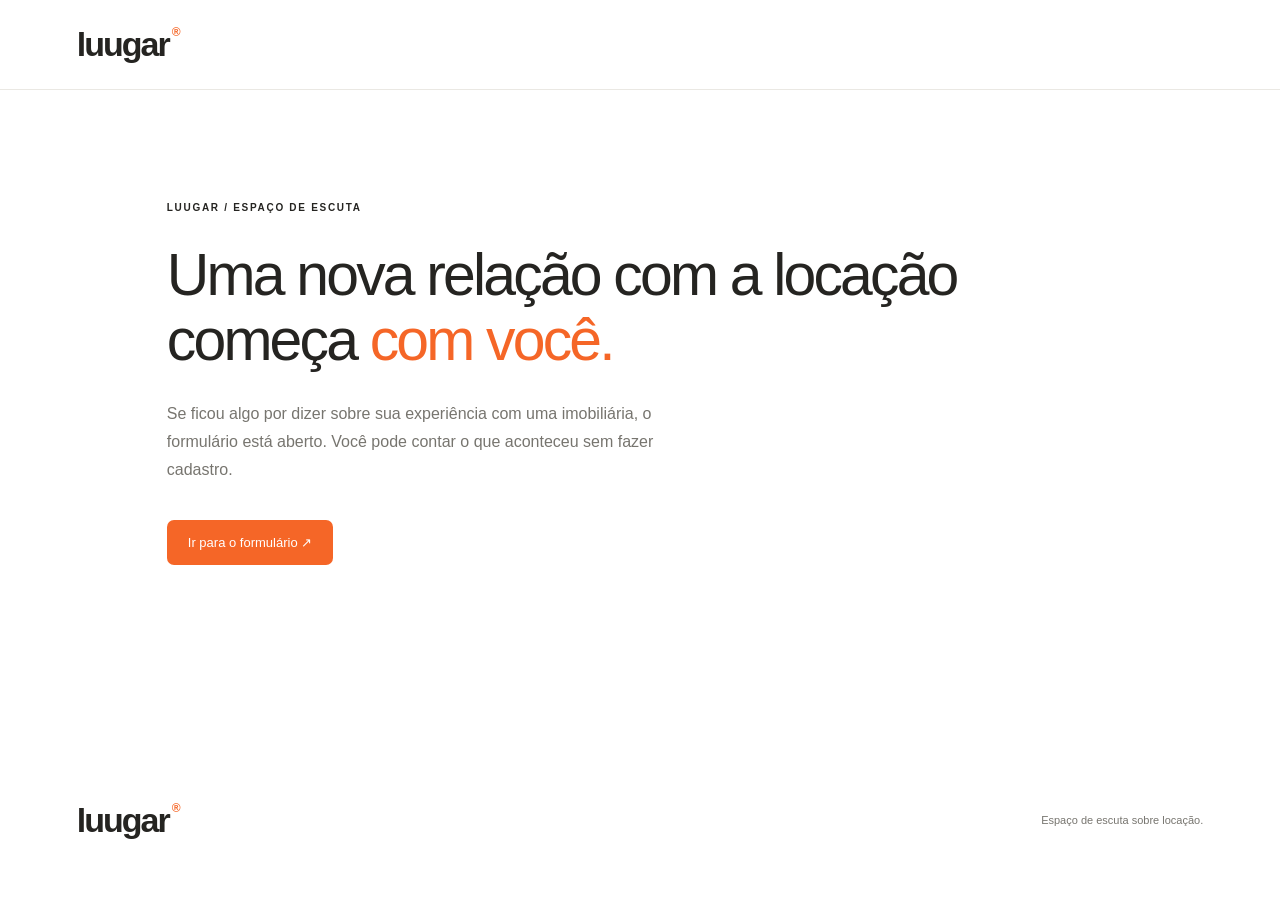
<file: remarketing/index.html>
<!doctype html>
<html lang="pt-BR">
<head>
<meta charset="utf-8">
<meta name="viewport" content="width=device-width, initial-scale=1">
<meta name="robots" content="noindex">
<title>LUUGAR | Retome sua história</title>
<link rel="stylesheet" href="../style.css">
</head>
<body>
<header class="bar"><a class="logo" href="../">luugar<span>®</span></a></header>
<main class="return">
<p class="eyebrow">LUUGAR / ESPAÇO DE ESCUTA</p>
<h1>Uma nova relação com a locação começa <em>com você.</em></h1>
<p>Se ficou algo por dizer sobre sua experiência com uma imobiliária, o formulário está aberto. Você pode contar o que aconteceu sem fazer cadastro.</p>
<a class="button" href="../#relato">Ir para o formulário ↗</a>
</main>
<footer class="bar"><a class="logo" href="../">luugar<span>®</span></a><p>Espaço de escuta sobre locação.</p></footer>
</body>
</html>
</file>
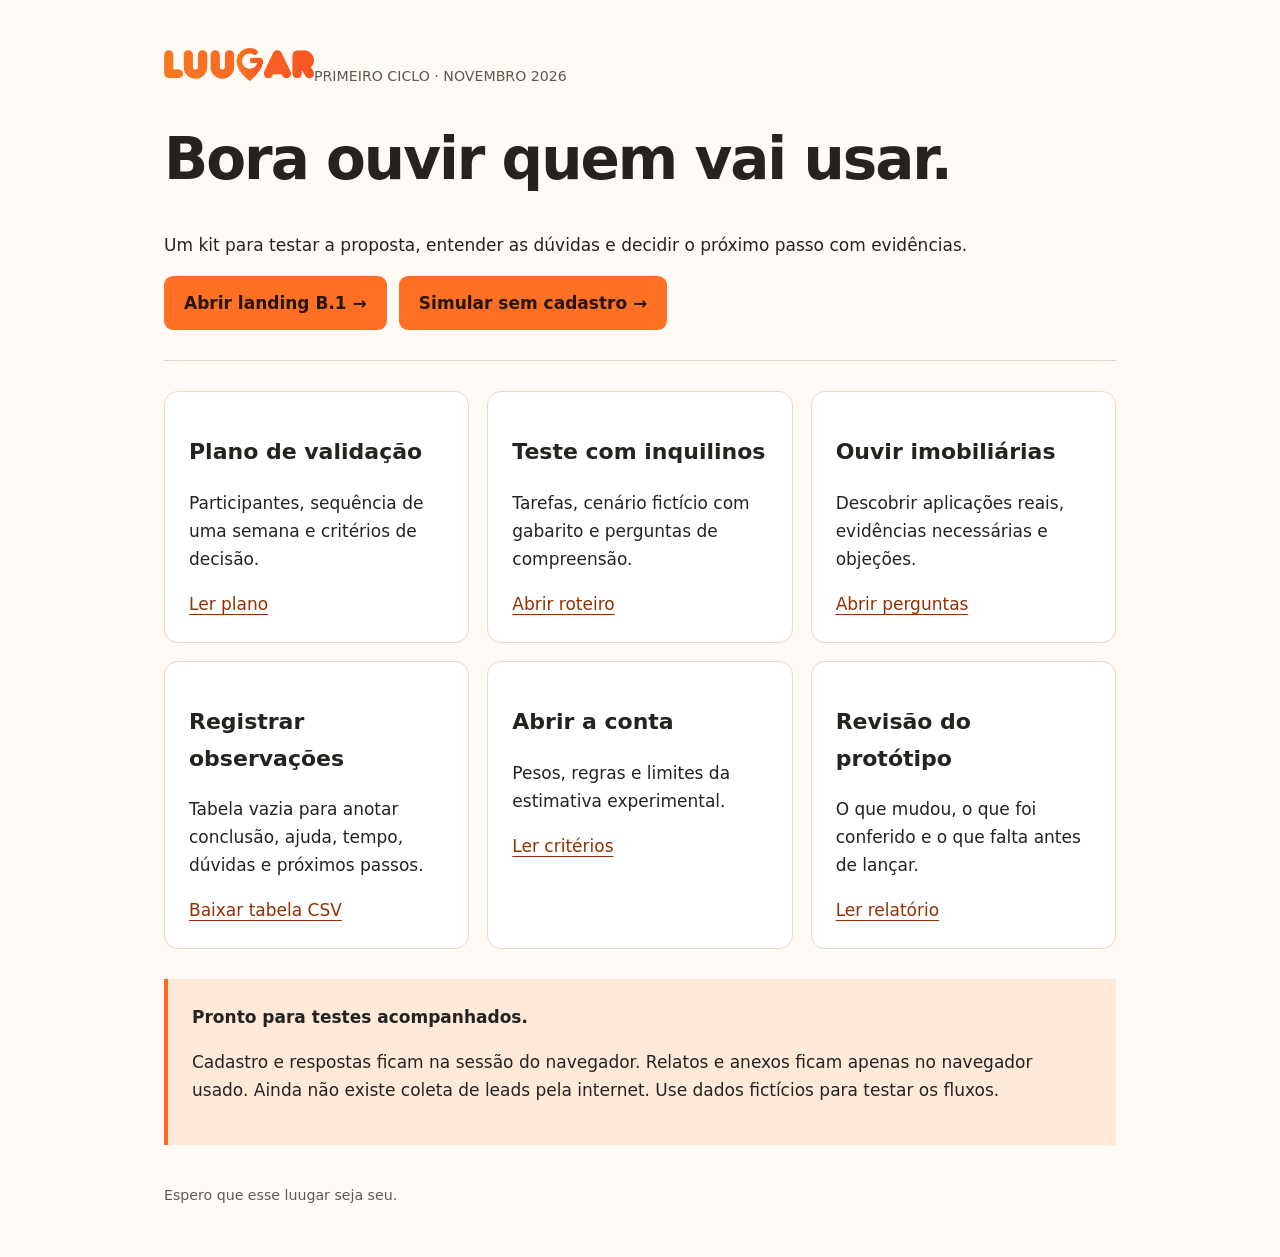
<file: validacao/index.html>
<!doctype html>
<html lang="pt-BR"><head><meta charset="utf-8"><meta name="viewport" content="width=device-width,initial-scale=1"><title>LUUGAR — kit de validação</title><style>
*{box-sizing:border-box}body{margin:0;background:#fffaf6;color:#25231f;font:17px/1.65 system-ui,sans-serif}main{max-width:1000px;margin:auto;padding:48px 24px}header{border-bottom:1px solid #e7d4c7;padding-bottom:30px}.logo{width:150px}h1{font-size:clamp(32px,6vw,58px);line-height:1.1;letter-spacing:-2px}h2{font-size:22px}a{color:#943000;text-underline-offset:4px}a:focus-visible{outline:3px solid #ff681f;outline-offset:5px}.links{display:flex;flex-wrap:wrap;gap:12px}.button{display:inline-block;background:#ff7025;color:#24170f;padding:13px 20px;border-radius:9px;font-weight:700;text-decoration:none}.grid{display:grid;grid-template-columns:repeat(auto-fit,minmax(260px,1fr));gap:18px;margin:30px 0}.card{background:white;border:1px solid #ecd8ca;border-radius:14px;padding:24px}.note{background:#ffead9;padding:24px;border-left:4px solid #ff681f}small{color:#61594f}footer{margin-top:35px}
</style></head><body><main><header><img class="logo" src="../assets/luugar-logo.png" alt="LUUGAR" onerror="this.hidden=true"><small>PRIMEIRO CICLO · NOVEMBRO 2026</small><h1>Bora ouvir quem vai usar.</h1><p>Um kit para testar a proposta, entender as dúvidas e decidir o próximo passo com evidências.</p><div class="links"><a class="button" href="../b.1/index.html">Abrir landing B.1 →</a><a class="button" href="../b.1/score/index.html">Simular sem cadastro →</a></div></header><section class="grid" aria-label="Materiais para conduzir os testes"><article class="card"><h2>Plano de validação</h2><p>Participantes, sequência de uma semana e critérios de decisão.</p><a href="plano-validacao.md">Ler plano</a></article><article class="card"><h2>Teste com inquilinos</h2><p>Tarefas, cenário fictício com gabarito e perguntas de compreensão.</p><a href="roteiro-teste.md">Abrir roteiro</a></article><article class="card"><h2>Ouvir imobiliárias</h2><p>Descobrir aplicações reais, evidências necessárias e objeções.</p><a href="perguntas-imobiliarias.md">Abrir perguntas</a></article><article class="card"><h2>Registrar observações</h2><p>Tabela vazia para anotar conclusão, ajuda, tempo, dúvidas e próximos passos.</p><a href="registro-testes.csv" download>Baixar tabela CSV</a></article><article class="card"><h2>Abrir a conta</h2><p>Pesos, regras e limites da estimativa experimental.</p><a href="criterios-score.md">Ler critérios</a></article><article class="card"><h2>Revisão do protótipo</h2><p>O que mudou, o que foi conferido e o que falta antes de lançar.</p><a href="relatorio-revisao.md">Ler relatório</a></article></section><aside class="note"><strong>Pronto para testes acompanhados.</strong><p>Cadastro e respostas ficam na sessão do navegador. Relatos e anexos ficam apenas no navegador usado. Ainda não existe coleta de leads pela internet. Use dados fictícios para testar os fluxos.</p></aside><footer><small>Espero que esse luugar seja seu.</small></footer></main></body></html>
</file>
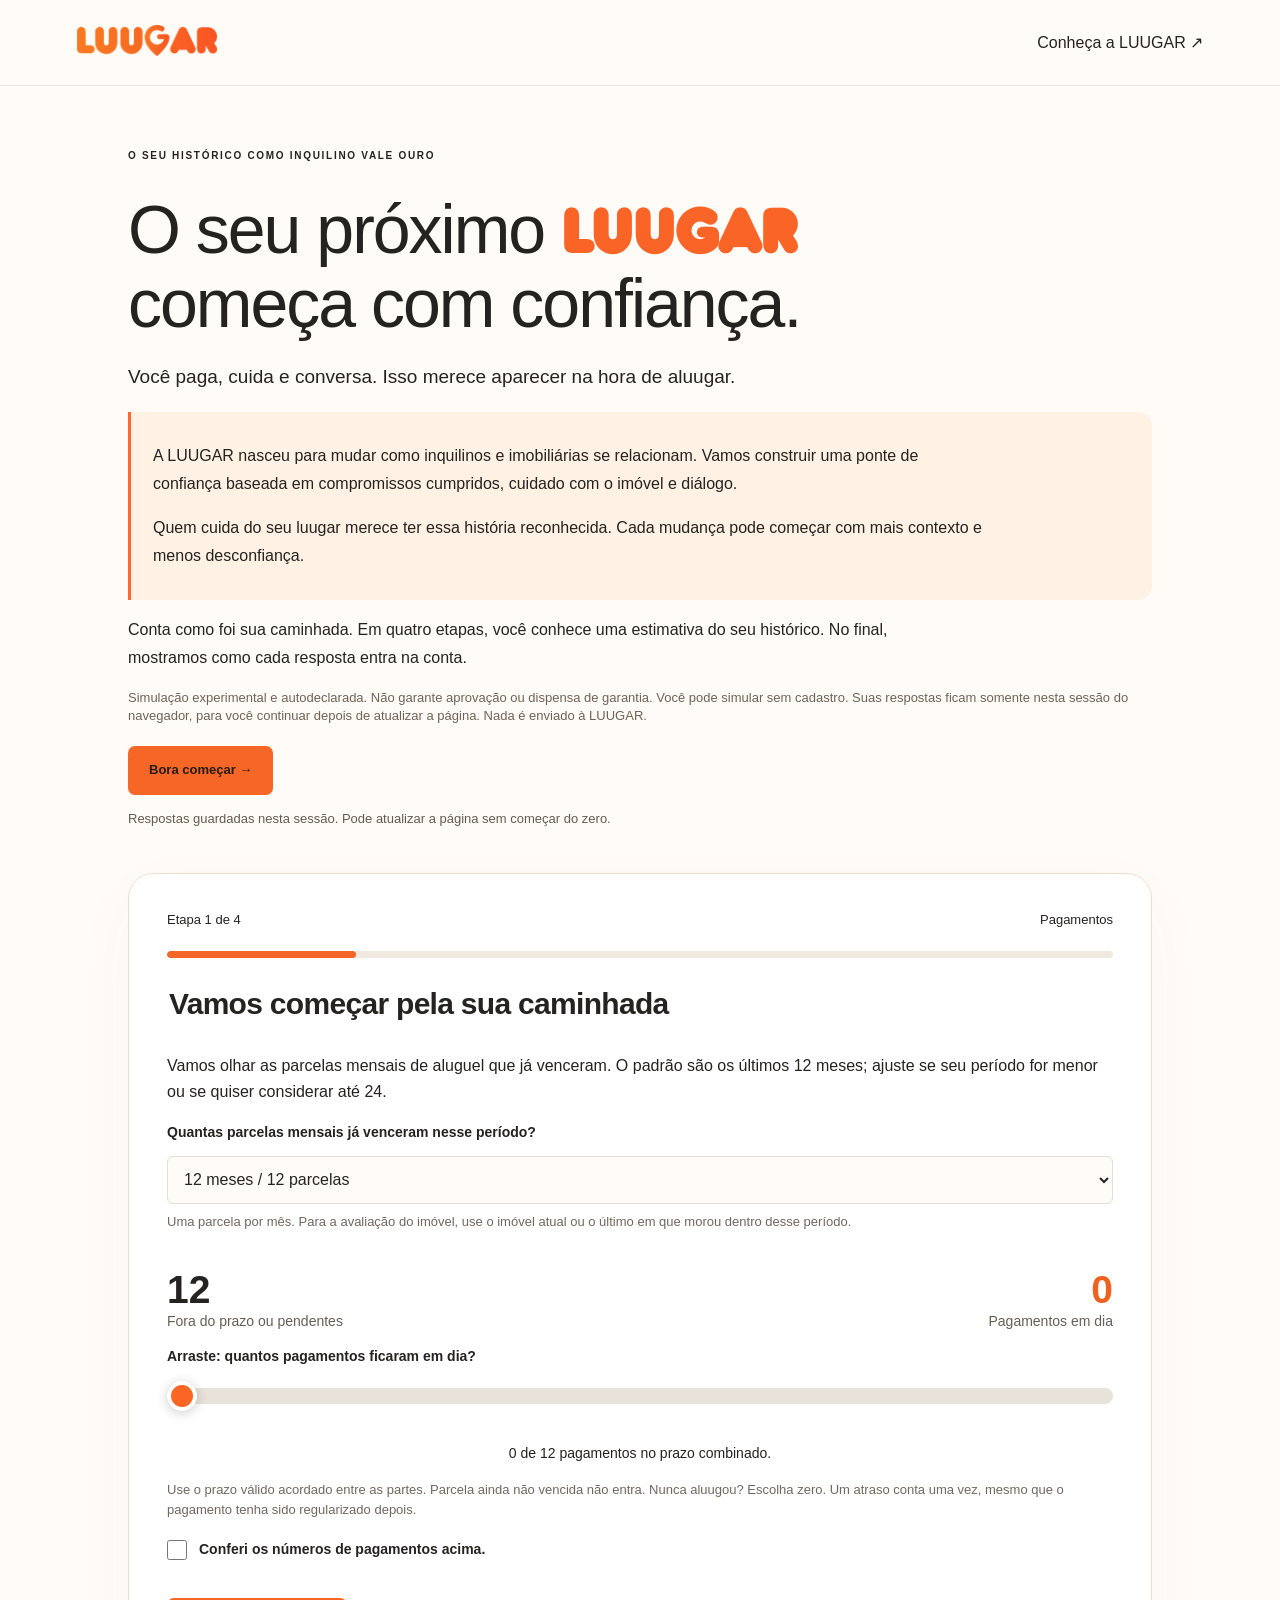
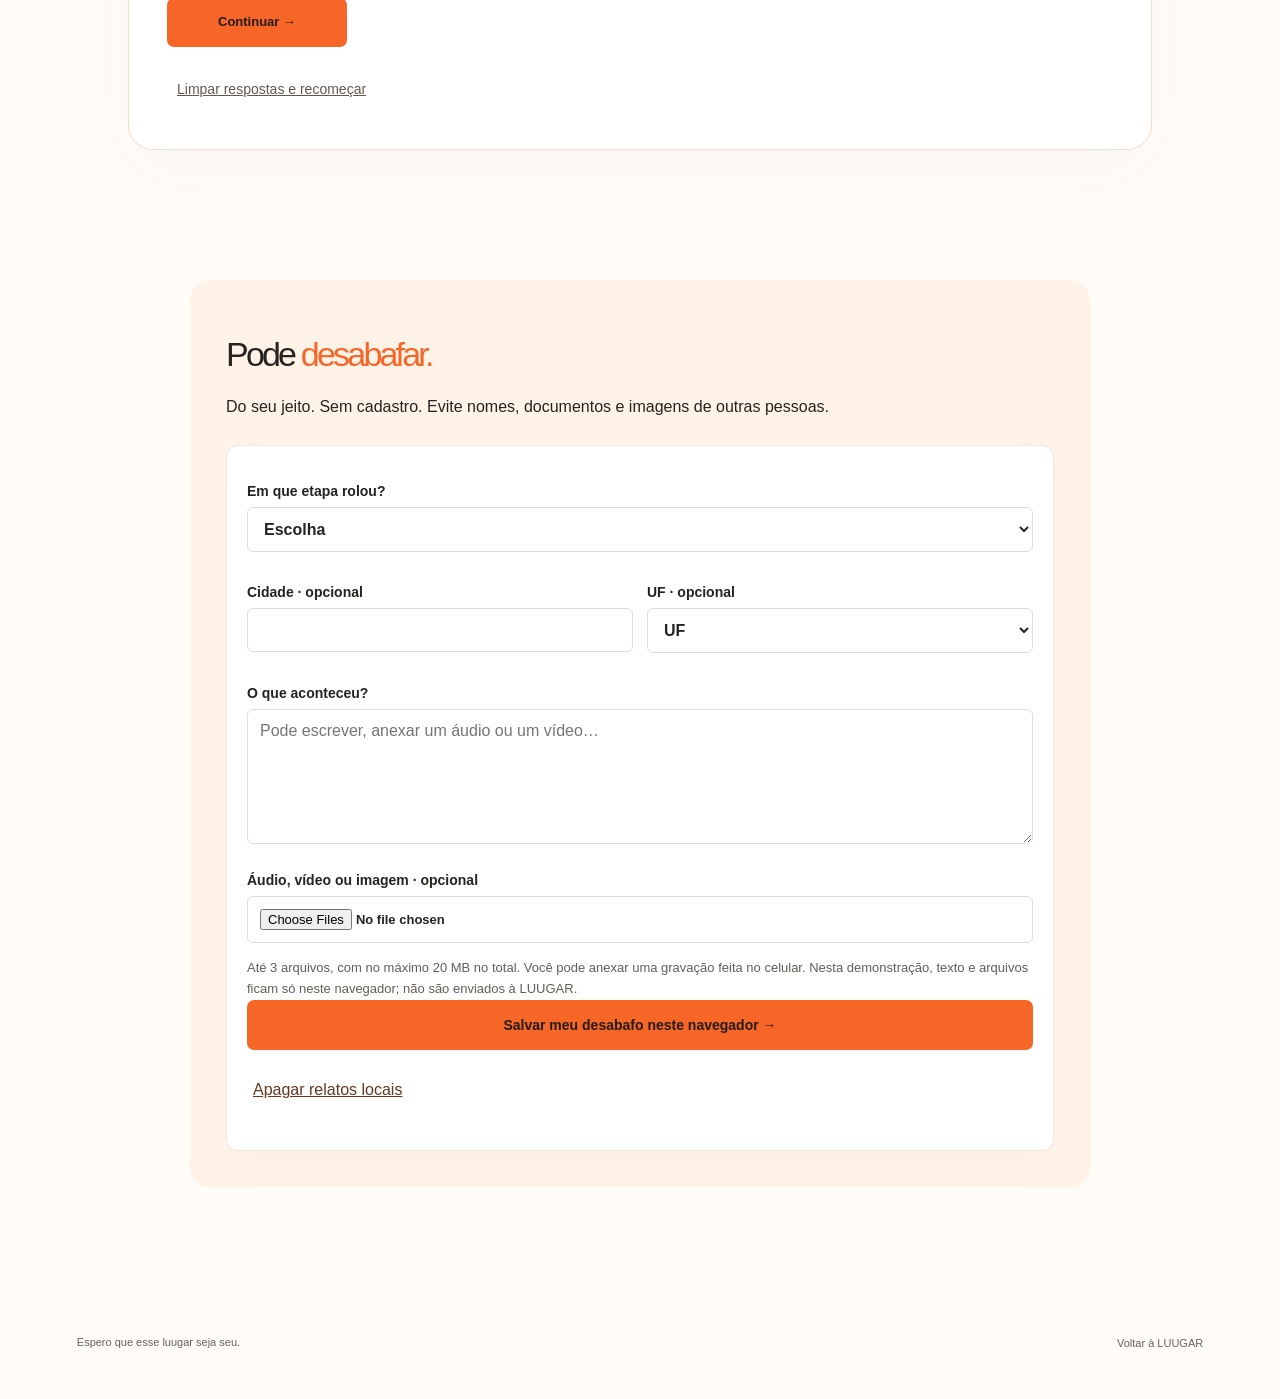
<file: b.1/score/index.html>
<!doctype html><html lang="pt-BR"><head><meta charset="utf-8"><meta name="viewport" content="width=device-width,initial-scale=1"><meta name="description" content="Explore seu histórico de locação em uma simulação explicada: pagamentos, cuidado com o imóvel, acordos e diálogo."><title>LUUGAR | Descubra seu histórico de locação</title><link rel="stylesheet" href="../../style.css"><link rel="stylesheet" href="../flow.css"><link rel="stylesheet" href="app.css"></head><body><a class="skip-link" href="#score-app">Pular para a calculadora</a><header class="bar"><a href="../index.html"><img src="../../assets/luugar-logo.png" width="140" alt="LUUGAR"></a><a href="../index.html">Conheça a LUUGAR ↗</a></header><main id="score-app" tabindex="-1"><noscript><p class="no-script">Ative o JavaScript para usar a calculadora. <a href="../index.html">Voltar à LUUGAR</a>.</p></noscript></main><section class="feedback-panel" data-feedback aria-labelledby="feedback-title"></section><footer class="bar"><p>Espero que esse luugar seja seu.</p><a href="../index.html">Voltar à LUUGAR</a></footer><script src="../flow.js"></script><script src="model.js"></script><script src="app.js"></script></body></html>
</file>
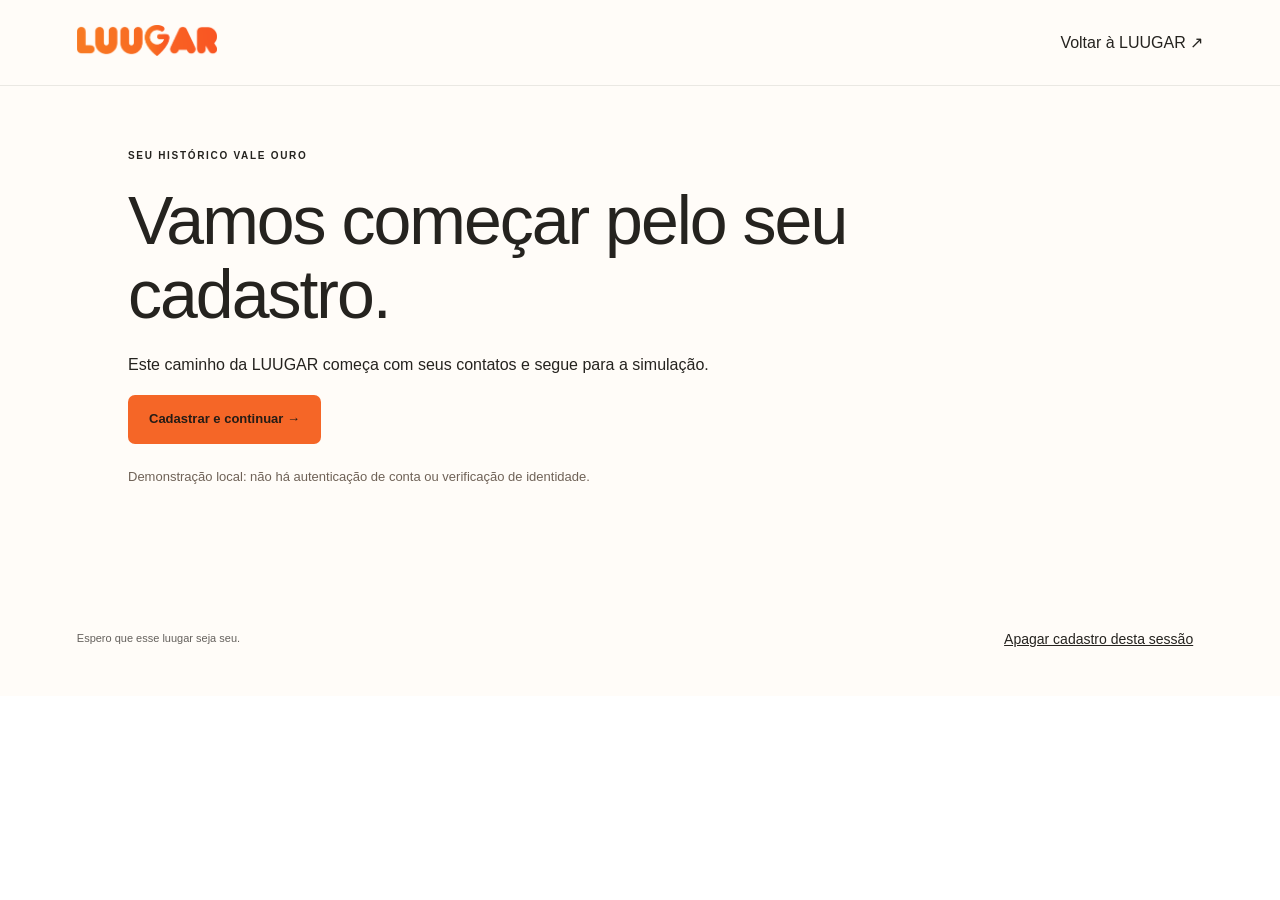
<file: b.1/score/cadastro.html>
<!doctype html><html lang="pt-BR"><head><meta charset="utf-8"><meta name="viewport" content="width=device-width,initial-scale=1"><meta name="description" content="Explore seu histórico de locação em uma simulação explicada: pagamentos, cuidado com o imóvel, acordos e diálogo."><title>LUUGAR | Meu score</title><link rel="stylesheet" href="../../style.css"><link rel="stylesheet" href="../flow.css"><link rel="stylesheet" href="app.css"></head><body data-registration-required><a class="skip-link" href="#score-app">Pular para a calculadora</a><header class="bar"><a href="../index.html"><img src="../../assets/luugar-logo.png" width="140" alt="LUUGAR"></a><a href="../index.html">Voltar à LUUGAR ↗</a></header><main id="score-app" tabindex="-1"><noscript><p class="no-script">Ative o JavaScript para usar a calculadora. <a href="../index.html">Voltar à LUUGAR</a>.</p></noscript></main><footer class="bar"><p>Espero que esse luugar seja seu.</p><button class="text-button" id="clear-registration">Apagar cadastro desta sessão</button></footer><script src="../flow.js"></script><script src="model.js"></script><script src="app.js"></script></body></html>
</file>
<file: style.css>
:root{--orange:#f56627;--ink:#252421;--muted:#77756f;--line:#eae8e3;--paper:#fff;font-family:"Segoe UI",Arial,sans-serif;color:var(--ink);background:var(--paper);font-synthesis:none}*{box-sizing:border-box}html{scroll-behavior:smooth;scroll-padding-top:100px}body{margin:0}a{color:inherit;text-decoration:none}.bar{max-width:1440px;margin:auto;padding:25px 6%;display:flex;align-items:center;justify-content:space-between;gap:24px}.logo{font-size:34px;letter-spacing:-2px;font-weight:750}.logo span{font-size:12px;vertical-align:top;letter-spacing:0;color:var(--orange);margin-left:3px}header.bar{border-bottom:1px solid var(--line)}nav{display:flex;align-items:center;gap:34px;font-size:13px}.nav-cta{padding:12px 18px;border:1px solid var(--line);border-radius:7px}.nav-cta span{margin-left:16px;color:var(--orange)}.hero{max-width:1440px;margin:auto;padding:85px 6% 70px;display:grid;grid-template-columns:1.3fr 1fr;align-items:center;gap:25px}.eyebrow{font-size:10px;font-weight:600;letter-spacing:1.7px;line-height:1.6}.dot{display:inline-block;background:var(--orange);width:7px;height:7px;border-radius:50%;margin-right:8px}h1,h2,h3{font-weight:450;letter-spacing:-2.8px;line-height:1.1}h1{font-size:clamp(40px,4.6vw,68px);margin:27px 0;max-width:850px}em{font-style:normal;color:var(--orange)}p{line-height:1.75}.hero-copy>p:not(.eyebrow){max-width:430px;color:var(--muted);font-size:16px}.button{display:inline-flex;gap:28px;align-items:center;justify-content:space-between;background:var(--orange);color:white;border:0;border-radius:7px;padding:15px 21px;font:500 13px "Segoe UI",sans-serif;cursor:pointer;transition:transform .25s,background .25s,box-shadow .25s}.button:hover{transform:translateY(-3px);background:#d94e14;box-shadow:0 8px 20px #f5662726}.hero .button{margin-top:20px}.micro{font-size:11px;color:var(--muted);margin-top:16px}.landscape{height:450px;position:relative;overflow:hidden;background:radial-gradient(ellipse at 50% 64%,#ffe4d6,transparent 66%);border-bottom:1px solid var(--line)}.orb{position:absolute;width:180px;height:180px;border-radius:50%;background:linear-gradient(140deg,#ffdbbb,#f56a29);top:58px;left:34%;box-shadow:0 0 70px #ffd4b94d;animation:float 9s ease-in-out infinite}.building{position:absolute;bottom:25px;border:1px solid #e8ded5;background:linear-gradient(110deg,#fffefb,#eee7de);box-shadow:18px 15px 30px #7f654d12;transform:skewY(-7deg)}.b1{width:100px;height:185px;left:9%}.b2{width:110px;height:250px;left:33%;background:linear-gradient(110deg,#fffdfa,#e5ddd4)}.b3{width:90px;height:155px;left:60%}.b4{width:70px;height:95px;left:81%}.building:after{content:"";position:absolute;inset:20px 15px;background:repeating-linear-gradient(0deg,transparent 0 24px,#d4c7b7 24px 25px)}.floating-note{position:absolute;top:205px;left:4%;background:#ffffffed;padding:15px 19px;border:1px solid #eee6df;border-radius:8px;box-shadow:0 12px 40px #7a614315;font-size:12px;animation:float 7s ease-in-out infinite}.floating-note i{display:inline-block;width:6px;height:6px;background:var(--orange);border-radius:50%;margin-right:10px}.landscape-label{position:absolute;bottom:0;font-size:8px;letter-spacing:2px;right:5%;color:#8c847a}.intro,.story,.vision,.closing{padding:90px 6%;max-width:1440px;margin:auto}.intro{text-align:center;border-top:1px solid var(--line)}h2{font-size:clamp(32px,3.4vw,48px);margin:20px 0}h3{font-size:24px;letter-spacing:-.7px}.intro>p:not(.eyebrow){max-width:610px;margin:24px auto;color:var(--muted)}.topics{display:flex;justify-content:center;gap:35px;margin-top:40px;font-size:11px;color:var(--muted)}.story{display:grid;grid-template-columns:1fr 1fr;gap:90px;background:#faf9f6;border-radius:18px;max-width:1268px;scroll-margin-top:25px}.story>div>p:not(.eyebrow){color:var(--muted);max-width:370px;font-size:15px}.small-note{border-top:1px solid #e4e1db;margin-top:40px;padding-top:22px;font-size:12px;max-width:330px;line-height:1.7}.small-note span{color:var(--orange);font-size:20px;margin-right:10px}form{background:white;padding:30px;border:1px solid var(--line);border-radius:12px;box-shadow:0 15px 50px #39301c05}label{display:block;font-size:12px;font-weight:600;margin-bottom:8px}small{font-weight:400;color:var(--muted)}input,select,textarea{width:100%;font:14px "Segoe UI",sans-serif;padding:12px;background:#fff;border:1px solid #deddd8;border-radius:6px;margin-bottom:20px;color:var(--ink)}textarea{resize:vertical;min-height:135px}.location{display:grid;grid-template-columns:2fr 1fr;gap:15px}.hint{font-size:11px;color:var(--muted);margin:0 0 20px}form .button{width:100%}#status{font-size:13px}#status:empty{display:none}.section-heading{max-width:720px}.section-heading>p:last-child{color:var(--muted);max-width:600px}.pillars{display:grid;grid-template-columns:repeat(4,1fr);margin-top:50px;border-top:1px solid var(--line)}.pillars article{padding:28px 24px;border-right:1px solid var(--line)}.pillars article:first-child{padding-left:0}.pillars article:last-child{border:0}.number{font-size:12px;color:var(--orange)}.pillars p{font-size:13px;color:var(--muted)}.pillars small{font-size:8px;letter-spacing:1px}.closing{text-align:center;background:#fff6f0;border-top:1px solid #ffe5d4}.closing .button{margin-top:15px}footer.bar{padding-top:35px;padding-bottom:35px}footer p,footer>a:last-child{font-size:11px;color:var(--muted)}:focus-visible{outline:3px solid #af4010;outline-offset:4px}.reveal{transition:opacity .8s,transform .8s}.motion .reveal.pending{opacity:0;transform:translateY(24px)}@keyframes float{50%{transform:translateY(-12px)}}.return{max-width:1100px;margin:auto;padding:100px 6%;min-height:75vh}.return h1{max-width:850px}.return>p:not(.eyebrow){max-width:540px;color:var(--muted)}.return .button{margin-top:20px}@media(max-width:760px){.hero{grid-template-columns:1fr;padding-top:50px}.landscape{height:330px}.orb{top:20px}.story{grid-template-columns:1fr;gap:30px;margin:0 15px;padding:40px 20px}.intro,.vision,.closing{padding:60px 6%}.topics{flex-wrap:wrap;gap:18px}.pillars{grid-template-columns:1fr 1fr}.pillars article{padding:20px!important}.hero h1{font-size:43px;letter-spacing:-2px}.bar{gap:12px}nav{gap:12px}nav>a:first-child{display:none}footer.bar{flex-wrap:wrap}h2{letter-spacing:-1.5px}.floating-note{top:150px}}@media(prefers-reduced-motion:reduce){html{scroll-behavior:auto}*,*:before,*:after{animation:none!important;transition:none!important}.motion .reveal.pending{opacity:1;transform:none}}
</file>
<file: b.1/flow.css>
.choice-actions{display:flex;gap:14px;flex-wrap:wrap;margin-top:26px}.choice-actions .button{cursor:pointer}.button.secondary{background:#fff;color:#282421;border:1px solid #e0c9bb}.story.choice-section{display:block;max-width:1000px}.signup.choice-section{display:block}.luugar-dialog{border:1px solid #f1ddcf;border-radius:24px;padding:42px;width:min(600px,calc(100% - 28px));max-height:90dvh;overflow-y:auto;color:#27231f;background:#fffaf5;box-sizing:border-box}.luugar-dialog::backdrop{background:#21170fb3;backdrop-filter:blur(6px)}.dialog-close{position:sticky;top:0;float:right;background:#fff;border:1px solid #ddd;border-radius:50%;width:38px;height:38px;font-size:27px;cursor:pointer}.luugar-dialog h2{font-size:36px;line-height:1.1;padding-right:32px}.luugar-dialog form,.feedback-panel form{margin-top:24px}.luugar-dialog label,.feedback-panel label{display:block;margin:17px 0 7px}.luugar-dialog small,.feedback-panel small{display:block;font-size:12px;line-height:1.6;color:#645d55}.pair{display:grid;grid-template-columns:1fr 1fr;gap:14px}.luugar-dialog .check{display:flex;gap:12px;align-items:flex-start;font-size:13px;font-weight:400}.check input{width:18px;flex-shrink:0;margin-top:2px}.form-status{color:#9b3c18}.erase-story{display:block;margin:18px 0;border:0;background:none;text-decoration:underline;cursor:pointer}.feedback-panel{max-width:900px;margin:50px auto 100px;background:#fff3e7;padding:36px;border-radius:20px}.feedback-panel h2{font-size:34px}.file-list{font-size:13px;overflow-wrap:anywhere}@media(max-width:600px){.luugar-dialog{padding:24px}.pair{grid-template-columns:1fr}.feedback-panel{margin:24px 14px 70px;padding:24px}}
/* Local B.1 refinements: no changes to versions B or C. */
@font-face{font-family:Baruta;src:url('../social/fonts/Baruta-Black/Baruta-Black.ttf.woff') format('woff');font-display:swap}
:root{--muted:#65615d}.brand-word{font-family:Baruta;font-weight:400;letter-spacing:-.02em}.skip-link{position:absolute;left:16px;top:8px;transform:translateY(-180%);z-index:20;padding:14px;background:#252421;color:white;border-radius:8px}.skip-link:focus{transform:none}.no-script{padding:24px;max-width:800px;margin:auto;background:#fff1e4}.button{min-height:48px;color:#251c16;font-weight:700;line-height:1.45;justify-content:center;text-align:center}.button:hover{background:#ff803f;color:#251c16}.button.secondary:hover{background:#fff0e1}.button:disabled{opacity:.65;cursor:wait;transform:none}.signup .promise{color:#e1d8d0;font-size:13px;max-width:700px}.signup.choice-section>p{max-width:760px}.signup.choice-section .button{width:auto}.story.choice-section{max-width:none;width:100%;margin:0;padding-inline:max(6%,calc((100vw - 1100px)/2));border-radius:0;background:linear-gradient(110deg,#fff3ea,#ffe6d7)}.story.choice-section>p{max-width:760px}.choice-section .small-note{font-size:13px;max-width:760px}.footer-contact{font:inherit;color:inherit;border:0;background:none;padding:10px 0;cursor:pointer}.footer-links a{padding:10px 0}.skyline-mid{transform:translateY(var(--skyline-mid-shift,0px))}.skyline-front{transform:translateY(var(--skyline-front-shift,0px))}.luugar-dialog{max-width:620px}.luugar-dialog h2{letter-spacing:-1px}.luugar-dialog form,.feedback-panel form{padding:20px}.luugar-dialog label,.feedback-panel label{font-size:14px}.luugar-dialog input,.luugar-dialog select,.luugar-dialog textarea,.feedback-panel input,.feedback-panel select,.feedback-panel textarea{font-size:16px;margin-top:8px;margin-bottom:8px}.luugar-dialog .check input{height:20px;width:20px;margin:0;accent-color:#c7440d}.luugar-dialog .check{line-height:1.55;margin:22px 0}.luugar-dialog .check:has(input:focus-visible){outline:2px solid #af4010;outline-offset:4px}.luugar-dialog small,.feedback-panel small{font-size:13px}.dialog-close{z-index:1;min-width:44px;min-height:44px}.erase-story{min-height:44px;color:#653820}body:has(dialog[open]){overflow:hidden}.pair{gap:14px}.file-list:empty,.form-status:empty{display:none}.file-list{padding-left:20px}.new-story input[type=file]{max-width:100%;font-size:13px}.new-story .button{font-size:14px}
@media(max-width:760px){.hero-b h1{font-size:clamp(36px,10vw,48px)}.hero-b .hero-copy>p:not(.eyebrow){font-size:17px}.bar nav>a:first-child{display:none}.bar nav{gap:14px}.bar .nav-cta{font-size:12px;padding:10px}.logo-image img{width:105px}.choice-actions{flex-direction:column;align-items:stretch}.choice-actions .button{width:100%!important}.signup.choice-section{margin-bottom:100px}.footer-links{flex-wrap:wrap;gap:16px}.story.choice-section{padding:46px 6%}.luugar-dialog{padding:22px 18px}.luugar-dialog form{padding:16px}.luugar-dialog h2{font-size:32px}.feedback-panel form{padding:18px}.feedback-panel h2{font-size:32px}.luugar-dialog .pair{gap:0}}
@media(prefers-reduced-motion:reduce){html{scroll-behavior:auto!important}.reveal.pending{opacity:1!important;transform:none!important}.skyline-mid,.skyline-front{transform:none!important}.button:hover{transform:none}}
</file>
<file: b.1/score/app.css>
@font-face{font-family:Baruta;src:url('../../social/fonts/Baruta-Black/Baruta-Black.ttf.woff')}*{box-sizing:border-box}body{background:#fffcf8;color:#25231f}button,input,select{font:inherit}button{cursor:pointer}#score-app{max-width:1080px;margin:auto;padding:52px 28px 80px}.score-intro h1{font-size:clamp(39px,5.5vw,68px);line-height:1.08;max-width:870px;letter-spacing:-2px;margin:20px 0}.score-intro h1 em{font:inherit;font-family:Baruta;color:#fa6426}.score-intro .lead{font-size:19px;max-width:750px}.score-intro p{max-width:830px}.intro-note{border-left:3px solid #ff6828;padding:14px 22px;background:#fff1e4;border-radius:0 14px 14px 0;line-height:1.7}.wizard{margin-top:42px;padding:38px;background:#fff;border:1px solid #f0ddd0;border-radius:25px;box-shadow:0 20px 70px #5c2d0a08}.wizard>fieldset{border:0;padding:0;margin:28px 0}.wizard legend{font-size:30px;font-weight:700;letter-spacing:-.7px;margin-bottom:16px}.wizard small{display:block;font-size:13px;color:#71675e;line-height:1.6}.wizard label{margin:18px 0 8px;display:block}.wizard input,.wizard select{background:#fffcf8}.wizard [hidden],#score-app [hidden]{display:none!important}.progress-label{display:flex;justify-content:space-between;font-size:13px;margin-bottom:14px}.wizard progress{width:100%;height:7px;accent-color:#ff6324}.step-actions{display:flex;justify-content:space-between;gap:18px;margin-top:30px}.step-actions .button{border:0}.text-button{border:0;background:none;text-decoration:underline;color:inherit;padding:10px}.score-error{color:#a5351a}.range-totals{display:flex;justify-content:space-between;gap:20px;margin:36px 0 12px}.range-totals strong{display:block;font-size:39px}.range-totals span{font-size:14px;color:#675e55}.range-totals>div:last-child{text-align:right;color:#ef621e}input[type=range]{width:100%;height:16px;padding:0;border:0;appearance:none;border-radius:30px;background:linear-gradient(to right,#ff6a20 0 var(--paid),#e9e2db var(--paid) 100%);accent-color:#ff6a20;margin:16px 0 24px}input[type=range]::-webkit-slider-thumb{appearance:none;width:30px;height:30px;border:4px solid white;border-radius:50%;background:#fc6624;box-shadow:0 2px 12px #0003}.range-hint{font-size:13px;text-align:center}.radio-row{display:flex;flex-wrap:wrap;gap:10px}.radio-row label{display:flex;align-items:center;gap:8px;padding:13px 15px;border:1px solid #e7d9ce;border-radius:12px;margin:0;background:#fffaf5;font-size:14px;cursor:pointer}.radio-row label:has(input:checked){border-color:#f96a28;background:#fff0e1}.radio-row input{width:18px;height:18px;margin:0;accent-color:#fa6425}.question{padding:20px 0;border:0;border-bottom:1px solid #ede4dc;margin:0}.question legend{font-size:17px;font-weight:600;padding-top:24px;letter-spacing:0;line-height:1.5;margin-bottom:12px}.room-build{display:grid;grid-template-columns:repeat(3,1fr);gap:12px}.room-build label{font-size:13px}.floorplan{display:grid;grid-template-columns:repeat(3,minmax(0,1fr));gap:7px;background:#d7c9bc;padding:9px;margin-top:26px;border:4px solid #706256;border-radius:6px}.room{position:relative;min-height:155px;background:#fff7ec;padding:18px 12px;border-left:6px solid #ffe2bc}.room:before{content:'';position:absolute;bottom:-7px;left:20%;width:35px;height:28px;border:1px solid #b7aa9c;border-radius:35px 0 0 0;background:#fff7ec}.room label{font-size:14px;margin:0 0 14px}.room select{width:100%;padding:9px;font-size:12px;background:white}.room.risk{background:#ffd6c0}.room.good{background:#ffeacb}.room-layout-note{margin-top:12px}.result-score{font-size:88px;font-weight:800;letter-spacing:-4px;color:#f36725}.result-score span{font-size:24px;letter-spacing:0;color:#62594f}.result-grid{display:grid;grid-template-columns:1fr 1fr;gap:14px;margin:24px 0}.result-card{padding:24px;border:1px solid #eaddd0;border-radius:14px;background:#fffcf7}.result-card strong{display:block;margin-bottom:12px}.result-card progress{margin-top:14px}.review-list{padding-left:22px;line-height:1.8}.source-note{font-size:13px}.source-note a{color:#b44618;text-decoration:underline}.privacy-note{font-size:13px;color:#6f6257;margin-top:22px}@media(max-width:650px){#score-app{padding:32px 16px 55px}.wizard{padding:23px 18px}.room-build{grid-template-columns:1fr 1fr}.floorplan{grid-template-columns:1fr 1fr}.room{padding:16px 8px;min-height:170px}.result-grid{grid-template-columns:1fr}.wizard legend{font-size:25px}.question legend{font-size:16px}.radio-row label{flex:1;min-width:120px}.score-intro h1{letter-spacing:-1px}.bar{gap:20px}.bar a{font-size:12px}.range-totals strong{font-size:33px}}

.wizard .confirm-range{display:flex;gap:12px;align-items:center}.confirm-range input[type=checkbox]{width:20px;height:20px;flex:0 0 20px;accent-color:#fa6425}.wizard p{line-height:1.65}fieldset:disabled{display:none}
/* Questionnaire readability and navigation */
.wizard input:not([type=radio]):not([type=checkbox]):not([type=range]),.wizard select{font-size:16px;min-height:48px;margin-top:8px;margin-bottom:8px}.wizard label{font-size:14px}.wizard .radio-row label{font-size:15px;min-height:48px}.wizard .radio-row input{flex:0 0 18px}.wizard .question legend{font-size:18px}.wizard .question p{margin-top:0}.wizard .step-actions .button{width:auto;min-width:180px}.text-button{font-size:14px;min-height:44px;white-space:nowrap}.reset-score{margin-top:20px;color:#66574a}.wizard .confirm-range{font-size:14px;line-height:1.5}.wizard .confirm-range input{margin:0}.wizard progress{appearance:none;border:0;background:#f1e8df;border-radius:8px;overflow:hidden}.wizard progress::-webkit-progress-bar{background:#f1e8df}.wizard progress::-webkit-progress-value{background:#f56627;border-radius:8px}.wizard progress::-moz-progress-bar{background:#f56627;border-radius:8px}.draft-status{font-size:13px;color:#665a50;max-width:750px}.question-progress{font-size:13px;color:#67594b;margin:18px 0 0}.question-progress:empty,.score-error:empty{display:none}.score-error{background:#fff0e4;padding:14px;border-radius:8px}.result-basis{padding:20px 24px;background:#fff1e4;border-radius:16px;line-height:1.6;margin:24px 0}.result-basis h3{margin:0 0 14px;font-size:23px}.result-basis ul{padding-left:20px}.result-basis p:last-child{font-size:14px;margin-bottom:0}.result-card{font-size:18px}.result-card strong{font-size:16px}.start-score{margin-top:22px}.floorplan{grid-template-columns:repeat(auto-fit,minmax(215px,1fr))}.wizard .room select{font-size:14px}.room-build label{margin-top:8px}.wizard .privacy-note{font-size:13px}.wizard fieldset>legend{scroll-margin-top:24px}.wizard .range-hint{font-size:14px}input[type=range]::-moz-range-thumb{width:24px;height:24px;border:4px solid white;border-radius:50%;background:#fc6624}input[type=range]:disabled{opacity:.5}.result-score{font-variant-numeric:tabular-nums}
@media(max-width:650px){.wizard .step-actions{gap:10px;align-items:center}.wizard .step-actions .button{min-width:0;flex:1}.wizard .text-button{padding-inline:8px}.wizard .radio-row label{min-width:100%;flex:none}.wizard .floorplan{grid-template-columns:1fr}.wizard .room{min-height:135px;padding:18px}.room-build{gap:8px 14px}.wizard .room-build label{font-size:13px}.result-score{font-size:72px}.score-intro h1{font-size:40px}.score-intro h1 em{display:inline}.score-intro .intro-note{padding:10px 16px}.feedback-panel{margin-top:10px}#score-app{padding-bottom:40px}}
</file>
